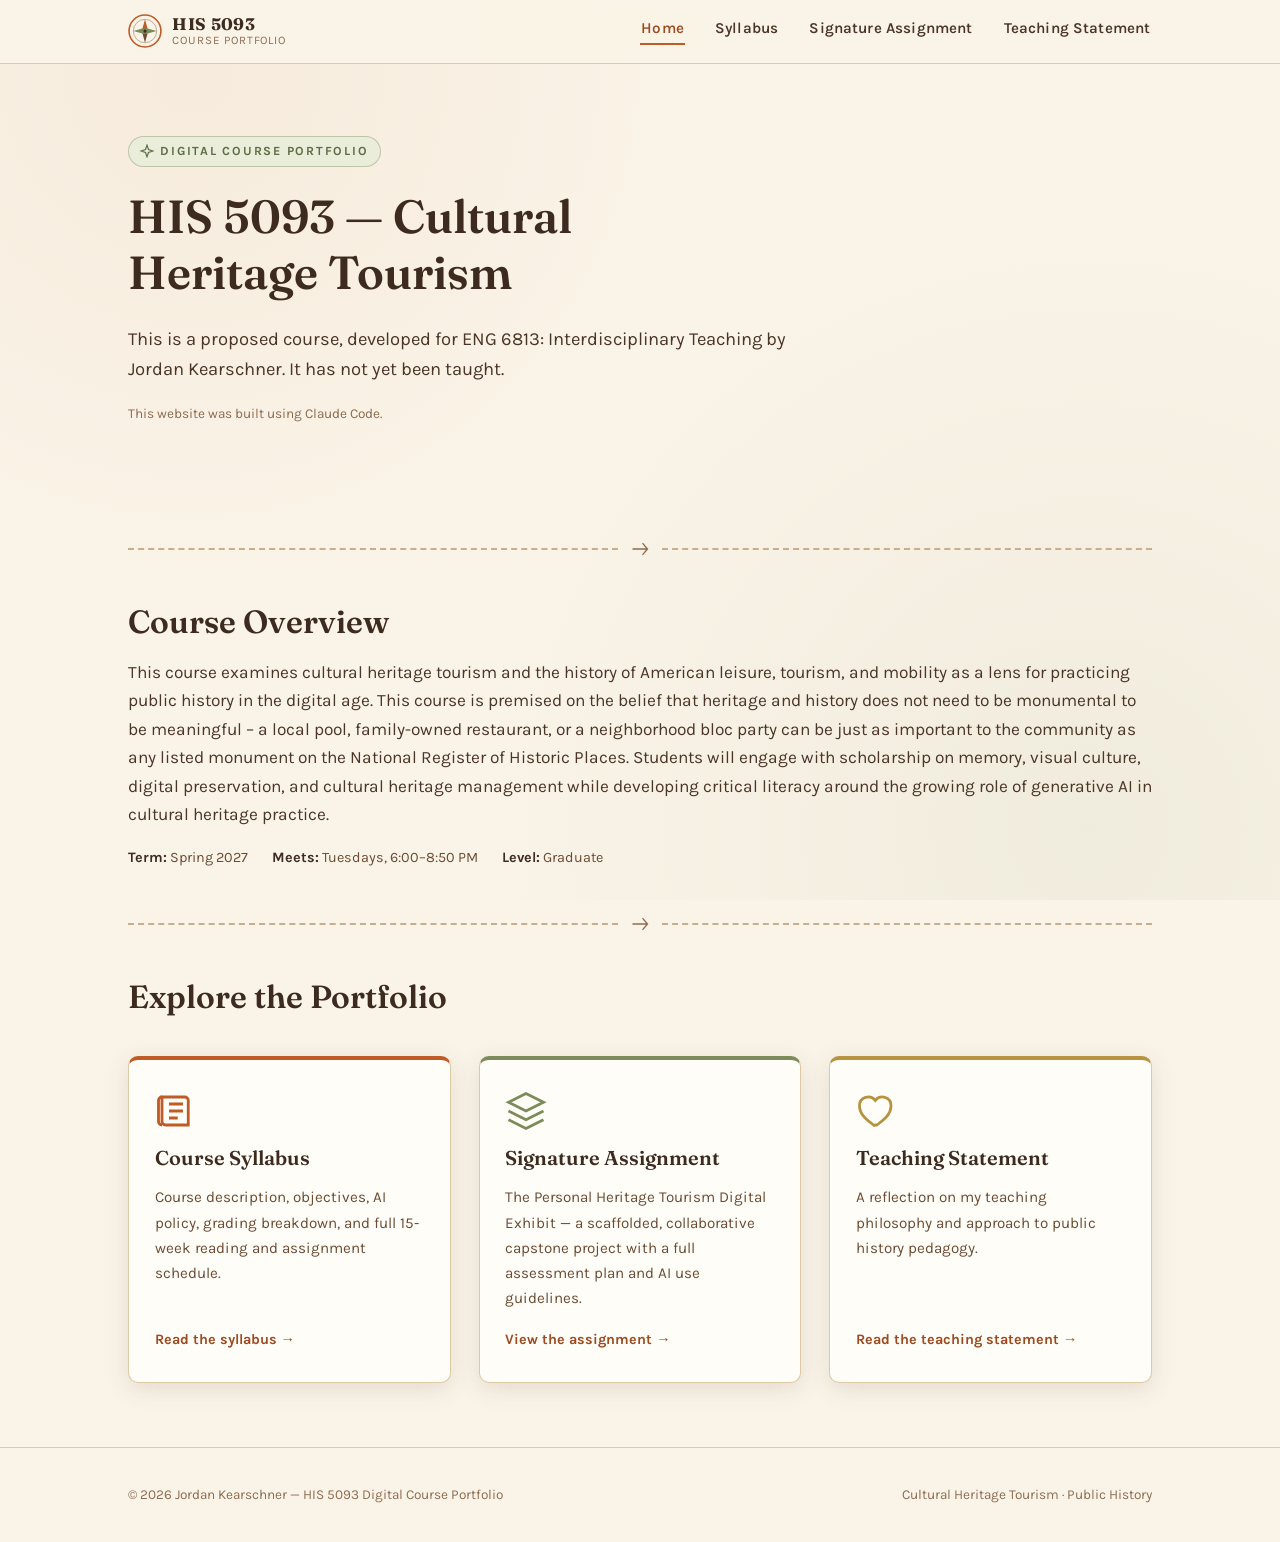
<file: index.html>
<!DOCTYPE html>
<html lang="en">
<head>
<meta charset="UTF-8">
<meta name="viewport" content="width=device-width, initial-scale=1.0">
<title>HIS 5093: Cultural Heritage Tourism — Digital Course Portfolio</title>
<meta name="description" content="A digital course portfolio for HIS 5093: Cultural Heritage Tourism, featuring the syllabus, signature assignment, and teaching statement.">
<link rel="icon" type="image/svg+xml" href="assets/favicon.svg">
<link rel="stylesheet" href="css/styles.css">
</head>
<body>

<header class="site-header">
  <div class="container">
    <a class="brand" href="index.html">
      <img src="assets/favicon.svg" alt="">
      <span class="brand-text">
        <span class="course-code">HIS 5093</span>
        <span class="course-tag">Course Portfolio</span>
      </span>
    </a>
    <button class="nav-toggle" aria-label="Toggle navigation" aria-expanded="false">&#9776; Menu</button>
    <nav class="main-nav" aria-label="Primary">
      <ul>
        <li><a href="index.html" aria-current="page">Home</a></li>
        <li><a href="syllabus.html">Syllabus</a></li>
        <li><a href="signature-assignment.html">Signature Assignment</a></li>
        <li><a href="teaching-statement.html">Teaching Statement</a></li>
      </ul>
    </nav>
  </div>
</header>

<main>
  <section class="hero">
    <div class="container">
      <span class="eyebrow">
        <svg viewBox="0 0 24 24" fill="none" width="14" height="14" stroke="currentColor" stroke-width="2"><path d="M12 2 L14.5 9.5 L22 12 L14.5 14.5 L12 22 L9.5 14.5 L2 12 L9.5 9.5 Z"/></svg>
        Digital Course Portfolio
      </span>
      <h1>HIS 5093 &mdash; Cultural Heritage Tourism</h1>
      <p class="lede">This is a proposed course, developed for ENG 6813: Interdisciplinary Teaching by Jordan Kearschner. It has not yet been taught.</p>
      <p class="site-note">This website was built using Claude Code.</p>
    </div>
  </section>

  <div class="container">
    <div class="route-divider">
      <div class="line"></div>
      <svg viewBox="0 0 24 24" fill="none" stroke="currentColor" stroke-width="1.6"><path d="M3 12h18M15 5l6 7-6 7"/></svg>
      <div class="line"></div>
    </div>

    <section aria-labelledby="course-overview-heading">
      <h2 id="course-overview-heading">Course Overview</h2>
      <p class="lead-text">
        This course examines cultural heritage tourism and the history of American leisure, tourism,
        and mobility as a lens for practicing public history in the digital age. This course is
        premised on the belief that heritage and history does not need to be monumental to be
        meaningful &ndash; a local pool, family-owned restaurant, or a neighborhood bloc party can be
        just as important to the community as any listed monument on the National Register of
        Historic Places. Students will engage with scholarship on memory, visual culture, digital
        preservation, and cultural heritage management while developing critical literacy around the
        growing role of generative AI in cultural heritage practice.
      </p>
      <div class="page-meta">
        <span><strong>Term:</strong> Spring 2027</span>
        <span><strong>Meets:</strong> Tuesdays, 6:00&ndash;8:50 PM</span>
        <span><strong>Level:</strong> Graduate</span>
      </div>
    </section>

    <div class="route-divider">
      <div class="line"></div>
      <svg viewBox="0 0 24 24" fill="none" stroke="currentColor" stroke-width="1.6"><path d="M3 12h18M15 5l6 7-6 7"/></svg>
      <div class="line"></div>
    </div>

    <section aria-labelledby="portfolio-heading">
      <h2 id="portfolio-heading">Explore the Portfolio</h2>

      <div class="portfolio-grid">

        <a class="doc-card" href="syllabus.html">
          <svg class="icon" viewBox="0 0 24 24" fill="none" stroke="currentColor" stroke-width="1.6"><path d="M4 4h13a2 2 0 0 1 2 2v14H6a2 2 0 0 1-2-2V4Z"/><path d="M4 4a2 2 0 0 0-2 2v12a2 2 0 0 0 2 2"/><path d="M8 8h8M8 12h8M8 16h5"/></svg>
          <h3>Course Syllabus</h3>
          <p>Course description, objectives, AI policy, grading breakdown, and full 15-week reading and assignment schedule.</p>
          <span class="card-cta">Read the syllabus &rarr;</span>
        </a>

        <a class="doc-card" href="signature-assignment.html">
          <svg class="icon" viewBox="0 0 24 24" fill="none" stroke="currentColor" stroke-width="1.6"><path d="M12 2 2 7l10 5 10-5-10-5Z"/><path d="M2 17l10 5 10-5M2 12l10 5 10-5"/></svg>
          <h3>Signature Assignment</h3>
          <p>The Personal Heritage Tourism Digital Exhibit &mdash; a scaffolded, collaborative capstone project with a full assessment plan and AI use guidelines.</p>
          <span class="card-cta">View the assignment &rarr;</span>
        </a>

        <a class="doc-card" href="teaching-statement.html">
          <svg class="icon" viewBox="0 0 24 24" fill="none" stroke="currentColor" stroke-width="1.6"><path d="M12 20c4-3 8-6 8-11a5 5 0 0 0-9-3 5 5 0 0 0-9 3c0 5 4 8 8 11 .3.2.7.2 1 0Z"/></svg>
          <h3>Teaching Statement</h3>
          <p>A reflection on my teaching philosophy and approach to public history pedagogy.</p>
          <span class="card-cta">Read the teaching statement &rarr;</span>
        </a>

      </div>
    </section>
  </div>
</main>

<footer class="site-footer">
  <div class="container">
    <span>&copy; 2026 Jordan Kearschner &mdash; HIS 5093 Digital Course Portfolio</span>
    <span>Cultural Heritage Tourism &middot; Public History</span>
  </div>
</footer>

<script src="js/main.js"></script>
</body>
</html>
</file>
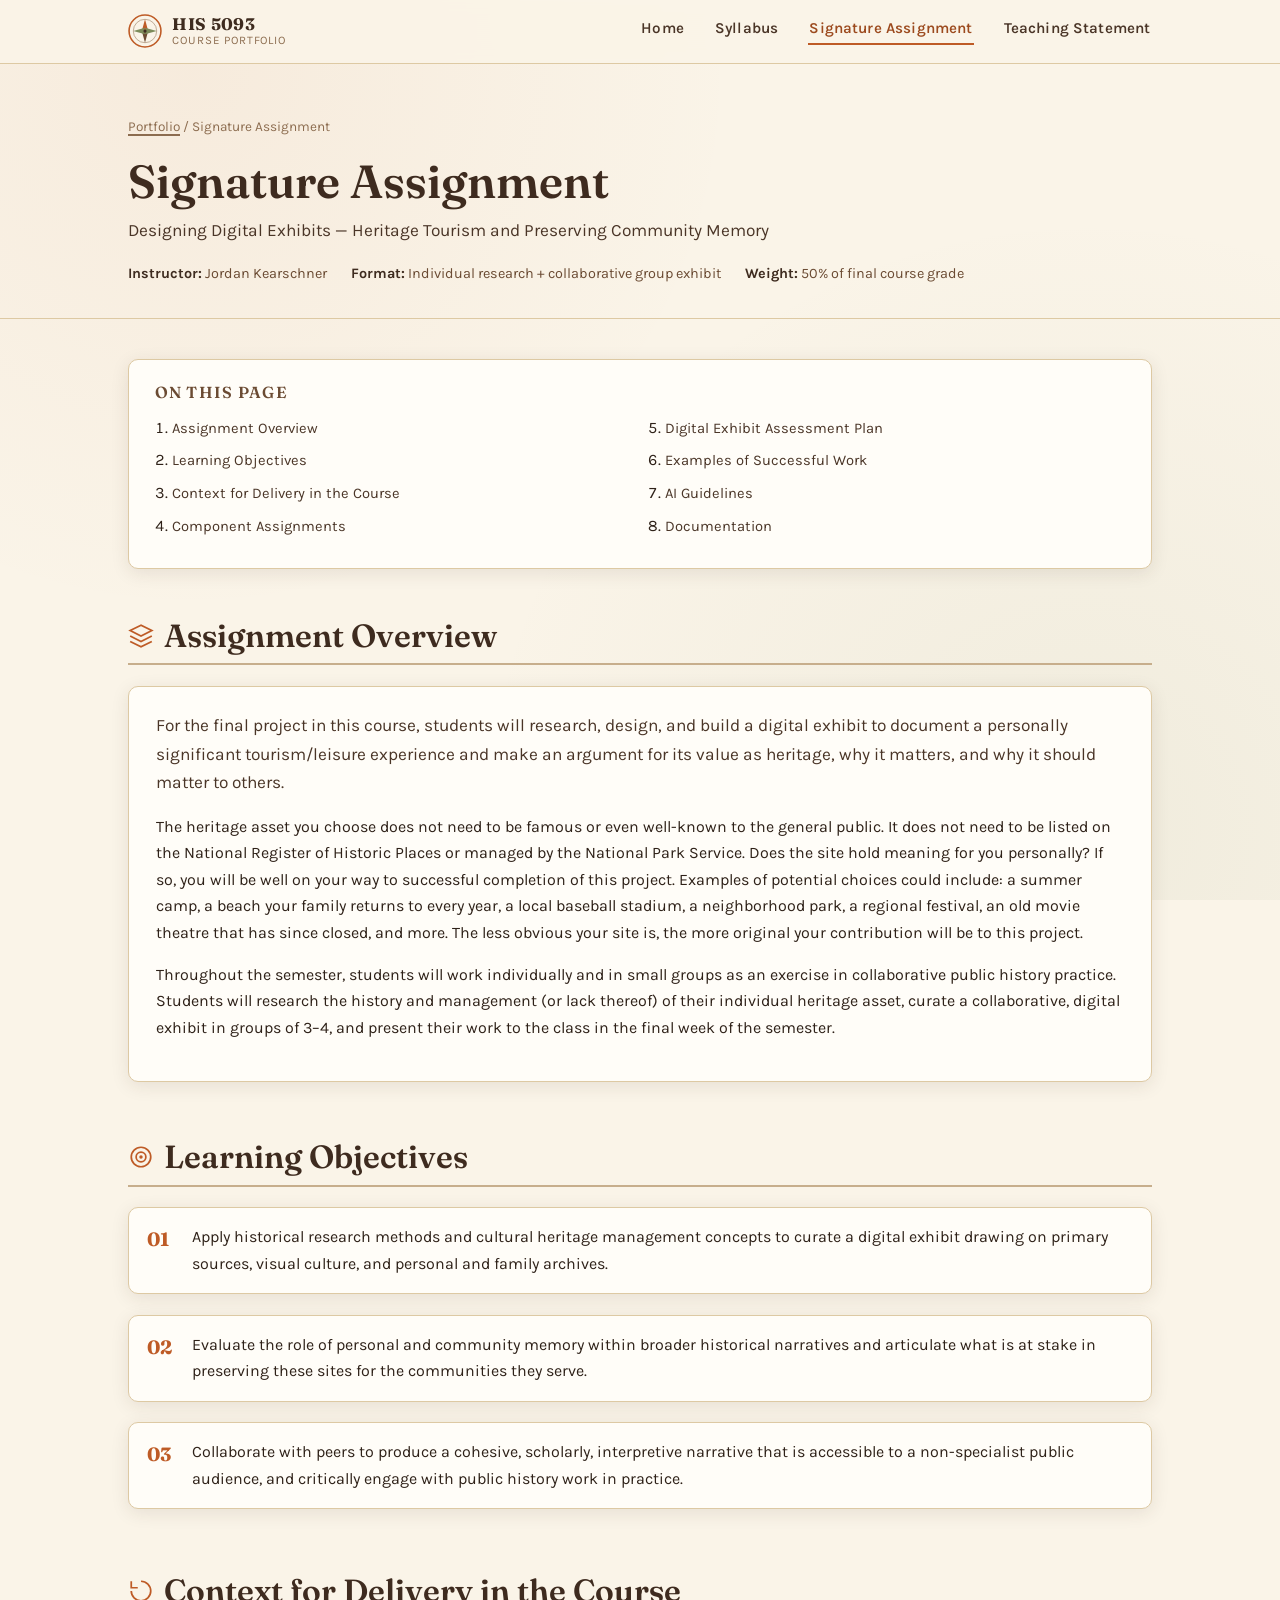
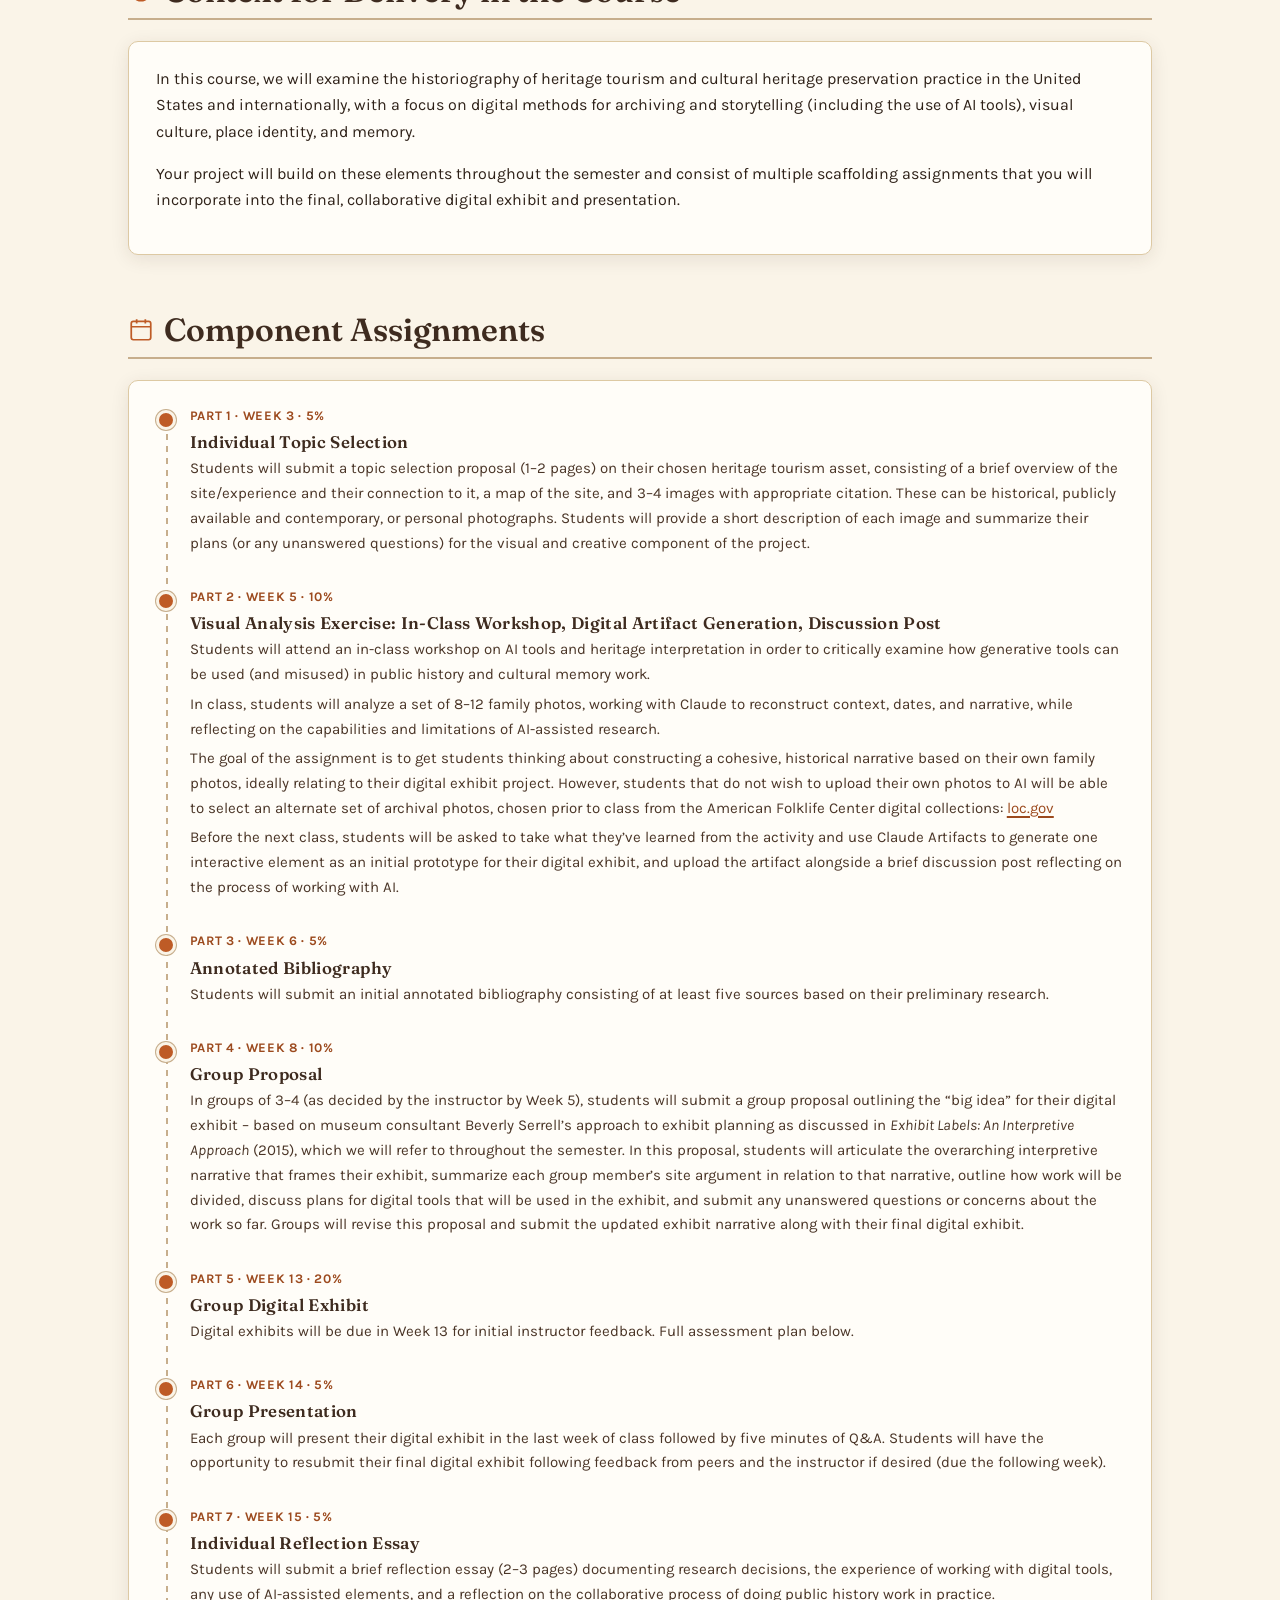
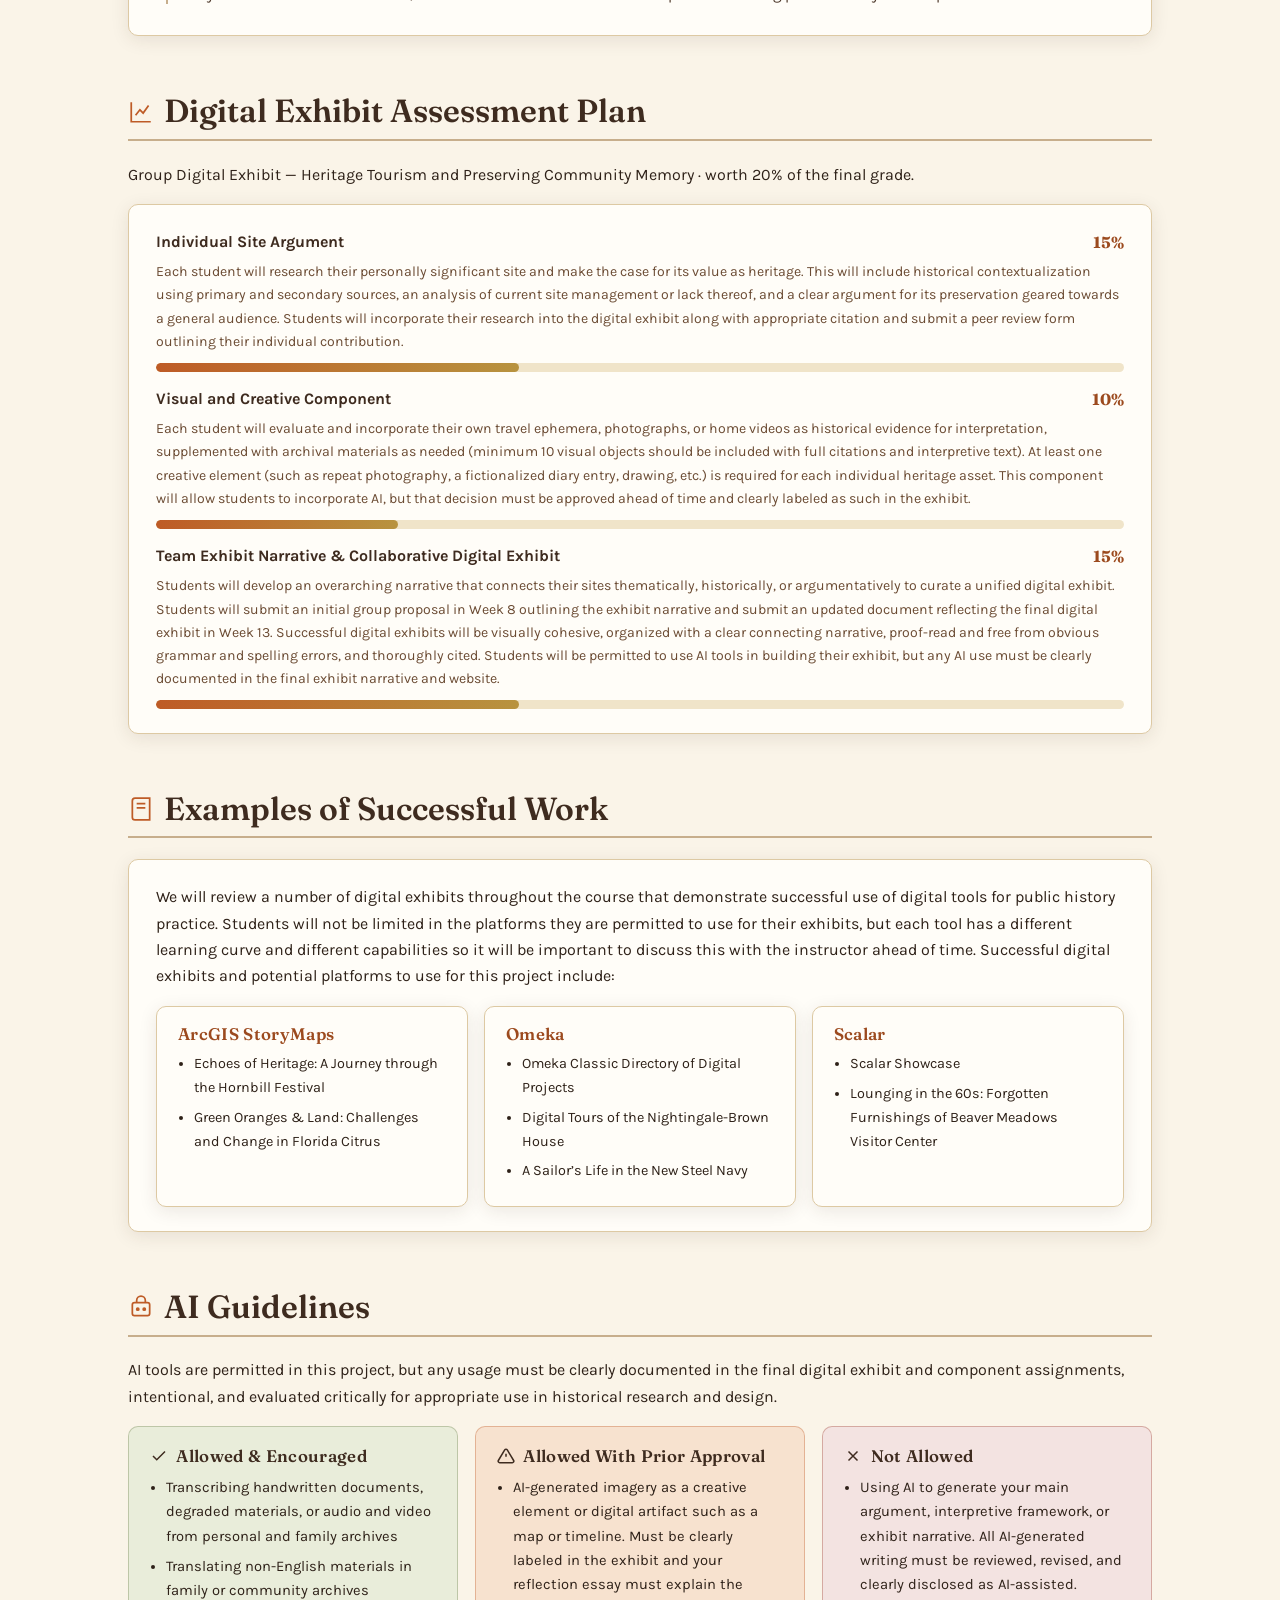
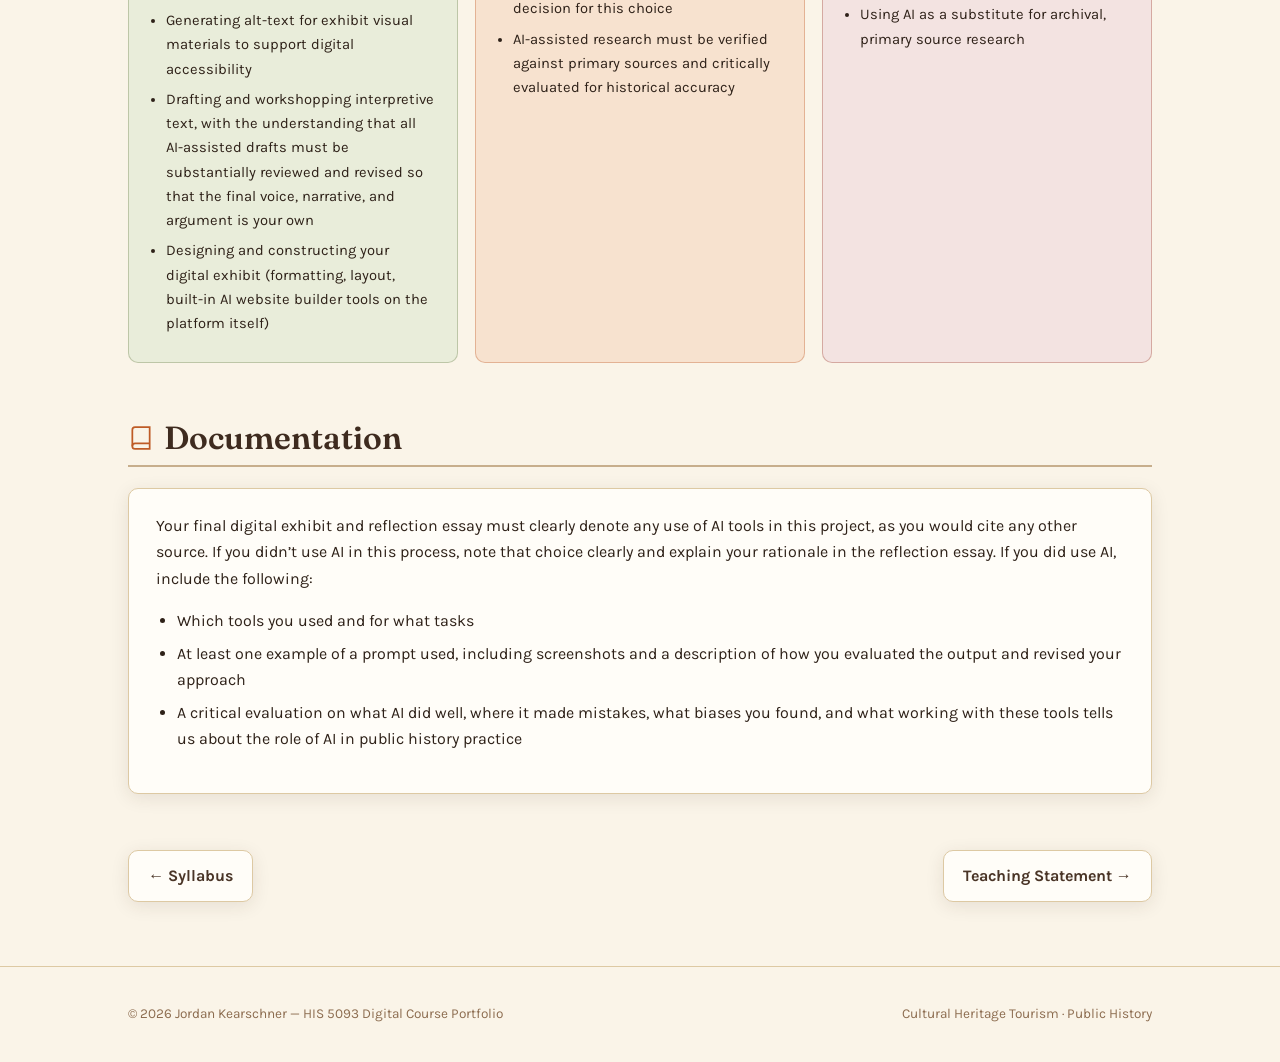
<file: signature-assignment.html>
<!DOCTYPE html>
<html lang="en">
<head>
<meta charset="UTF-8">
<meta name="viewport" content="width=device-width, initial-scale=1.0">
<title>Signature Assignment — HIS 5093: Cultural Heritage Tourism</title>
<meta name="description" content="Signature assignment for HIS 5093: the Personal Heritage Tourism Digital Exhibit, including component assignments, assessment plan, and AI guidelines.">
<link rel="icon" type="image/svg+xml" href="assets/favicon.svg">
<link rel="stylesheet" href="css/styles.css">
</head>
<body>

<header class="site-header">
  <div class="container">
    <a class="brand" href="index.html">
      <img src="assets/favicon.svg" alt="">
      <span class="brand-text">
        <span class="course-code">HIS 5093</span>
        <span class="course-tag">Course Portfolio</span>
      </span>
    </a>
    <button class="nav-toggle" aria-label="Toggle navigation" aria-expanded="false">&#9776; Menu</button>
    <nav class="main-nav" aria-label="Primary">
      <ul>
        <li><a href="index.html">Home</a></li>
        <li><a href="syllabus.html">Syllabus</a></li>
        <li><a href="signature-assignment.html" aria-current="page">Signature Assignment</a></li>
        <li><a href="teaching-statement.html">Teaching Statement</a></li>
      </ul>
    </nav>
  </div>
</header>

<main>
  <section class="page-hero">
    <div class="container">
      <p class="breadcrumb"><a href="index.html">Portfolio</a> / Signature Assignment</p>
      <h1>Signature Assignment</h1>
      <p class="lead-text">Designing Digital Exhibits &mdash; Heritage Tourism and Preserving Community Memory</p>
      <div class="page-meta">
        <span><strong>Instructor:</strong> Jordan Kearschner</span>
        <span><strong>Format:</strong> Individual research + collaborative group exhibit</span>
        <span><strong>Weight:</strong> 50% of final course grade</span>
      </div>
    </div>
  </section>

  <div class="container">

    <nav class="toc" aria-label="Table of contents">
      <h2>On this page</h2>
      <ol>
        <li><a href="#overview">Assignment Overview</a></li>
        <li><a href="#objectives">Learning Objectives</a></li>
        <li><a href="#context">Context for Delivery in the Course</a></li>
        <li><a href="#components">Component Assignments</a></li>
        <li><a href="#assessment-plan">Digital Exhibit Assessment Plan</a></li>
        <li><a href="#examples">Examples of Successful Work</a></li>
        <li><a href="#ai-guidelines">AI Guidelines</a></li>
        <li><a href="#documentation">Documentation</a></li>
      </ol>
    </nav>

    <section id="overview" class="content-section">
      <h2>
        <svg class="section-icon" viewBox="0 0 24 24" fill="none" stroke="currentColor" stroke-width="1.6"><path d="M12 2 2 7l10 5 10-5-10-5Z"/><path d="M2 17l10 5 10-5M2 12l10 5 10-5"/></svg>
        Assignment Overview
      </h2>
      <div class="panel">
        <p class="lead-text">For the final project in this course, students will research, design, and build a digital exhibit to document a personally significant tourism/leisure experience and make an argument for its value as heritage, why it matters, and why it should matter to others.</p>
        <p>The heritage asset you choose does not need to be famous or even well-known to the general public. It does not need to be listed on the National Register of Historic Places or managed by the National Park Service. Does the site hold meaning for you personally? If so, you will be well on your way to successful completion of this project. Examples of potential choices could include: a summer camp, a beach your family returns to every year, a local baseball stadium, a neighborhood park, a regional festival, an old movie theatre that has since closed, and more. The less obvious your site is, the more original your contribution will be to this project.</p>
        <p>Throughout the semester, students will work individually and in small groups as an exercise in collaborative public history practice. Students will research the history and management (or lack thereof) of their individual heritage asset, curate a collaborative, digital exhibit in groups of 3&ndash;4, and present their work to the class in the final week of the semester.</p>
      </div>
    </section>

    <section id="objectives" class="content-section">
      <h2>
        <svg class="section-icon" viewBox="0 0 24 24" fill="none" stroke="currentColor" stroke-width="1.6"><circle cx="12" cy="12" r="9"/><circle cx="12" cy="12" r="4.5"/><circle cx="12" cy="12" r="0.8" fill="currentColor"/></svg>
        Learning Objectives
      </h2>
      <ol class="objective-list">
        <li><span class="num">01</span><span>Apply historical research methods and cultural heritage management concepts to curate a digital exhibit drawing on primary sources, visual culture, and personal and family archives.</span></li>
        <li><span class="num">02</span><span>Evaluate the role of personal and community memory within broader historical narratives and articulate what is at stake in preserving these sites for the communities they serve.</span></li>
        <li><span class="num">03</span><span>Collaborate with peers to produce a cohesive, scholarly, interpretive narrative that is accessible to a non-specialist public audience, and critically engage with public history work in practice.</span></li>
      </ol>
    </section>

    <section id="context" class="content-section">
      <h2>
        <svg class="section-icon" viewBox="0 0 24 24" fill="none" stroke="currentColor" stroke-width="1.6"><path d="M3 12a9 9 0 1 0 9-9"/><path d="M3 3v6h6"/></svg>
        Context for Delivery in the Course
      </h2>
      <div class="panel">
        <p>In this course, we will examine the historiography of heritage tourism and cultural heritage preservation practice in the United States and internationally, with a focus on digital methods for archiving and storytelling (including the use of AI tools), visual culture, place identity, and memory.</p>
        <p>Your project will build on these elements throughout the semester and consist of multiple scaffolding assignments that you will incorporate into the final, collaborative digital exhibit and presentation.</p>
      </div>
    </section>

    <section id="components" class="content-section">
      <h2>
        <svg class="section-icon" viewBox="0 0 24 24" fill="none" stroke="currentColor" stroke-width="1.6"><rect x="3" y="4" width="18" height="17" rx="2"/><path d="M3 9h18M8 2v4M16 2v4"/></svg>
        Component Assignments
      </h2>
      <div class="panel">
        <div class="timeline">

          <div class="timeline-item">
            <div class="meta">Part 1 &middot; Week 3 &middot; 5%</div>
            <h4>Individual Topic Selection</h4>
            <p>Students will submit a topic selection proposal (1&ndash;2 pages) on their chosen heritage tourism asset, consisting of a brief overview of the site/experience and their connection to it, a map of the site, and 3&ndash;4 images with appropriate citation. These can be historical, publicly available and contemporary, or personal photographs. Students will provide a short description of each image and summarize their plans (or any unanswered questions) for the visual and creative component of the project.</p>
          </div>

          <div class="timeline-item">
            <div class="meta">Part 2 &middot; Week 5 &middot; 10%</div>
            <h4>Visual Analysis Exercise: In-Class Workshop, Digital Artifact Generation, Discussion Post</h4>
            <p>Students will attend an in-class workshop on AI tools and heritage interpretation in order to critically examine how generative tools can be used (and misused) in public history and cultural memory work.</p>
            <p>In class, students will analyze a set of 8&ndash;12 family photos, working with Claude to reconstruct context, dates, and narrative, while reflecting on the capabilities and limitations of AI-assisted research.</p>
            <p>The goal of the assignment is to get students thinking about constructing a cohesive, historical narrative based on their own family photos, ideally relating to their digital exhibit project. However, students that do not wish to upload their own photos to AI will be able to select an alternate set of archival photos, chosen prior to class from the American Folklife Center digital collections: <a href="https://www.loc.gov/collections/?fa=original-format:photo,+print,+drawing|partof:american+folklife+center" target="_blank" rel="noopener">loc.gov</a></p>
            <p>Before the next class, students will be asked to take what they&rsquo;ve learned from the activity and use Claude Artifacts to generate one interactive element as an initial prototype for their digital exhibit, and upload the artifact alongside a brief discussion post reflecting on the process of working with AI.</p>
          </div>

          <div class="timeline-item">
            <div class="meta">Part 3 &middot; Week 6 &middot; 5%</div>
            <h4>Annotated Bibliography</h4>
            <p>Students will submit an initial annotated bibliography consisting of at least five sources based on their preliminary research.</p>
          </div>

          <div class="timeline-item">
            <div class="meta">Part 4 &middot; Week 8 &middot; 10%</div>
            <h4>Group Proposal</h4>
            <p>In groups of 3&ndash;4 (as decided by the instructor by Week 5), students will submit a group proposal outlining the &ldquo;big idea&rdquo; for their digital exhibit &ndash; based on museum consultant Beverly Serrell&rsquo;s approach to exhibit planning as discussed in <em>Exhibit Labels: An Interpretive Approach</em> (2015), which we will refer to throughout the semester. In this proposal, students will articulate the overarching interpretive narrative that frames their exhibit, summarize each group member&rsquo;s site argument in relation to that narrative, outline how work will be divided, discuss plans for digital tools that will be used in the exhibit, and submit any unanswered questions or concerns about the work so far. Groups will revise this proposal and submit the updated exhibit narrative along with their final digital exhibit.</p>
          </div>

          <div class="timeline-item">
            <div class="meta">Part 5 &middot; Week 13 &middot; 20%</div>
            <h4>Group Digital Exhibit</h4>
            <p>Digital exhibits will be due in Week 13 for initial instructor feedback. Full assessment plan below.</p>
          </div>

          <div class="timeline-item">
            <div class="meta">Part 6 &middot; Week 14 &middot; 5%</div>
            <h4>Group Presentation</h4>
            <p>Each group will present their digital exhibit in the last week of class followed by five minutes of Q&amp;A. Students will have the opportunity to resubmit their final digital exhibit following feedback from peers and the instructor if desired (due the following week).</p>
          </div>

          <div class="timeline-item">
            <div class="meta">Part 7 &middot; Week 15 &middot; 5%</div>
            <h4>Individual Reflection Essay</h4>
            <p>Students will submit a brief reflection essay (2&ndash;3 pages) documenting research decisions, the experience of working with digital tools, any use of AI-assisted elements, and a reflection on the collaborative process of doing public history work in practice.</p>
          </div>

        </div>
      </div>
    </section>

    <section id="assessment-plan" class="content-section">
      <h2>
        <svg class="section-icon" viewBox="0 0 24 24" fill="none" stroke="currentColor" stroke-width="1.6"><path d="M3 3v18h18"/><path d="M7 15l4-5 3 3 5-7"/></svg>
        Digital Exhibit Assessment Plan
      </h2>
      <p>Group Digital Exhibit &mdash; Heritage Tourism and Preserving Community Memory &middot; worth 20% of the final grade.</p>
      <div class="panel">
        <div class="grade-breakdown">
          <div class="grade-item">
            <span class="label">Individual Site Argument</span><span class="pct">15%</span>
            <p class="sub">Each student will research their personally significant site and make the case for its value as heritage. This will include historical contextualization using primary and secondary sources, an analysis of current site management or lack thereof, and a clear argument for its preservation geared towards a general audience. Students will incorporate their research into the digital exhibit along with appropriate citation and submit a peer review form outlining their individual contribution.</p>
            <div class="bar-track"><div class="bar-fill" style="width:37.5%"></div></div>
          </div>
          <div class="grade-item">
            <span class="label">Visual and Creative Component</span><span class="pct">10%</span>
            <p class="sub">Each student will evaluate and incorporate their own travel ephemera, photographs, or home videos as historical evidence for interpretation, supplemented with archival materials as needed (minimum 10 visual objects should be included with full citations and interpretive text). At least one creative element (such as repeat photography, a fictionalized diary entry, drawing, etc.) is required for each individual heritage asset. This component will allow students to incorporate AI, but that decision must be approved ahead of time and clearly labeled as such in the exhibit.</p>
            <div class="bar-track"><div class="bar-fill" style="width:25%"></div></div>
          </div>
          <div class="grade-item">
            <span class="label">Team Exhibit Narrative &amp; Collaborative Digital Exhibit</span><span class="pct">15%</span>
            <p class="sub">Students will develop an overarching narrative that connects their sites thematically, historically, or argumentatively to curate a unified digital exhibit. Students will submit an initial group proposal in Week 8 outlining the exhibit narrative and submit an updated document reflecting the final digital exhibit in Week 13. Successful digital exhibits will be visually cohesive, organized with a clear connecting narrative, proof-read and free from obvious grammar and spelling errors, and thoroughly cited. Students will be permitted to use AI tools in building their exhibit, but any AI use must be clearly documented in the final exhibit narrative and website.</p>
            <div class="bar-track"><div class="bar-fill" style="width:37.5%"></div></div>
          </div>
        </div>
      </div>
    </section>

    <section id="examples" class="content-section">
      <h2>
        <svg class="section-icon" viewBox="0 0 24 24" fill="none" stroke="currentColor" stroke-width="1.6"><path d="M4 4.5A2.5 2.5 0 0 1 6.5 2H20v20H6.5A2.5 2.5 0 0 1 4 19.5v-15Z"/><path d="M8 7h8M8 11h8"/></svg>
        Examples of Successful Work
      </h2>
      <div class="panel">
        <p>We will review a number of digital exhibits throughout the course that demonstrate successful use of digital tools for public history practice. Students will not be limited in the platforms they are permitted to use for their exhibits, but each tool has a different learning curve and different capabilities so it will be important to discuss this with the instructor ahead of time. Successful digital exhibits and potential platforms to use for this project include:</p>
        <div class="platform-grid">
          <div class="platform-card">
            <h4>ArcGIS StoryMaps</h4>
            <ul>
              <li>Echoes of Heritage: A Journey through the Hornbill Festival</li>
              <li>Green Oranges &amp; Land: Challenges and Change in Florida Citrus</li>
            </ul>
          </div>
          <div class="platform-card">
            <h4>Omeka</h4>
            <ul>
              <li>Omeka Classic Directory of Digital Projects</li>
              <li>Digital Tours of the Nightingale-Brown House</li>
              <li>A Sailor&rsquo;s Life in the New Steel Navy</li>
            </ul>
          </div>
          <div class="platform-card">
            <h4>Scalar</h4>
            <ul>
              <li>Scalar Showcase</li>
              <li>Lounging in the 60s: Forgotten Furnishings of Beaver Meadows Visitor Center</li>
            </ul>
          </div>
        </div>
      </div>
    </section>

    <section id="ai-guidelines" class="content-section">
      <h2>
        <svg class="section-icon" viewBox="0 0 24 24" fill="none" stroke="currentColor" stroke-width="1.6"><rect x="4" y="8" width="16" height="12" rx="2"/><path d="M8 8V6a4 4 0 0 1 8 0v2"/><circle cx="9" cy="14" r="1" fill="currentColor"/><circle cx="15" cy="14" r="1" fill="currentColor"/></svg>
        AI Guidelines
      </h2>
      <p>AI tools are permitted in this project, but any usage must be clearly documented in the final digital exhibit and component assignments, intentional, and evaluated critically for appropriate use in historical research and design.</p>
      <div class="ai-columns">
        <div class="ai-col allowed">
          <h4>
            <svg width="18" height="18" viewBox="0 0 24 24" fill="none" stroke="currentColor" stroke-width="2"><path d="M20 6 9 17l-5-5"/></svg>
            Allowed &amp; Encouraged
          </h4>
          <ul>
            <li>Transcribing handwritten documents, degraded materials, or audio and video from personal and family archives</li>
            <li>Translating non-English materials in family or community archives</li>
            <li>Generating alt-text for exhibit visual materials to support digital accessibility</li>
            <li>Drafting and workshopping interpretive text, with the understanding that all AI-assisted drafts must be substantially reviewed and revised so that the final voice, narrative, and argument is your own</li>
            <li>Designing and constructing your digital exhibit (formatting, layout, built-in AI website builder tools on the platform itself)</li>
          </ul>
        </div>
        <div class="ai-col approval">
          <h4>
            <svg width="18" height="18" viewBox="0 0 24 24" fill="none" stroke="currentColor" stroke-width="2"><path d="M12 9v4M12 17h.01M10.29 3.86 1.82 18a2 2 0 0 0 1.71 3h16.94a2 2 0 0 0 1.71-3L13.71 3.86a2 2 0 0 0-3.42 0Z"/></svg>
            Allowed With Prior Approval
          </h4>
          <ul>
            <li>AI-generated imagery as a creative element or digital artifact such as a map or timeline. Must be clearly labeled in the exhibit and your reflection essay must explain the decision for this choice</li>
            <li>AI-assisted research must be verified against primary sources and critically evaluated for historical accuracy</li>
          </ul>
        </div>
        <div class="ai-col not-allowed">
          <h4>
            <svg width="18" height="18" viewBox="0 0 24 24" fill="none" stroke="currentColor" stroke-width="2"><path d="M18 6 6 18M6 6l12 12"/></svg>
            Not Allowed
          </h4>
          <ul>
            <li>Using AI to generate your main argument, interpretive framework, or exhibit narrative. All AI-generated writing must be reviewed, revised, and clearly disclosed as AI-assisted.</li>
            <li>Using AI as a substitute for archival, primary source research</li>
          </ul>
        </div>
      </div>
    </section>

    <section id="documentation" class="content-section">
      <h2>
        <svg class="section-icon" viewBox="0 0 24 24" fill="none" stroke="currentColor" stroke-width="1.6"><path d="M4 19.5A2.5 2.5 0 0 1 6.5 17H20"/><path d="M6.5 2H20v20H6.5A2.5 2.5 0 0 1 4 19.5v-15A2.5 2.5 0 0 1 6.5 2Z"/></svg>
        Documentation
      </h2>
      <div class="panel">
        <p>Your final digital exhibit and reflection essay must clearly denote any use of AI tools in this project, as you would cite any other source. If you didn&rsquo;t use AI in this process, note that choice clearly and explain your rationale in the reflection essay. If you did use AI, include the following:</p>
        <ul>
          <li>Which tools you used and for what tasks</li>
          <li>At least one example of a prompt used, including screenshots and a description of how you evaluated the output and revised your approach</li>
          <li>A critical evaluation on what AI did well, where it made mistakes, what biases you found, and what working with these tools tells us about the role of AI in public history practice</li>
        </ul>
      </div>
    </section>

    <div class="page-nav-links">
      <a href="syllabus.html">&larr; Syllabus</a>
      <a href="teaching-statement.html">Teaching Statement &rarr;</a>
    </div>

  </div>
</main>

<footer class="site-footer">
  <div class="container">
    <span>&copy; 2026 Jordan Kearschner &mdash; HIS 5093 Digital Course Portfolio</span>
    <span>Cultural Heritage Tourism &middot; Public History</span>
  </div>
</footer>

<script src="js/main.js"></script>
</body>
</html>
</file>
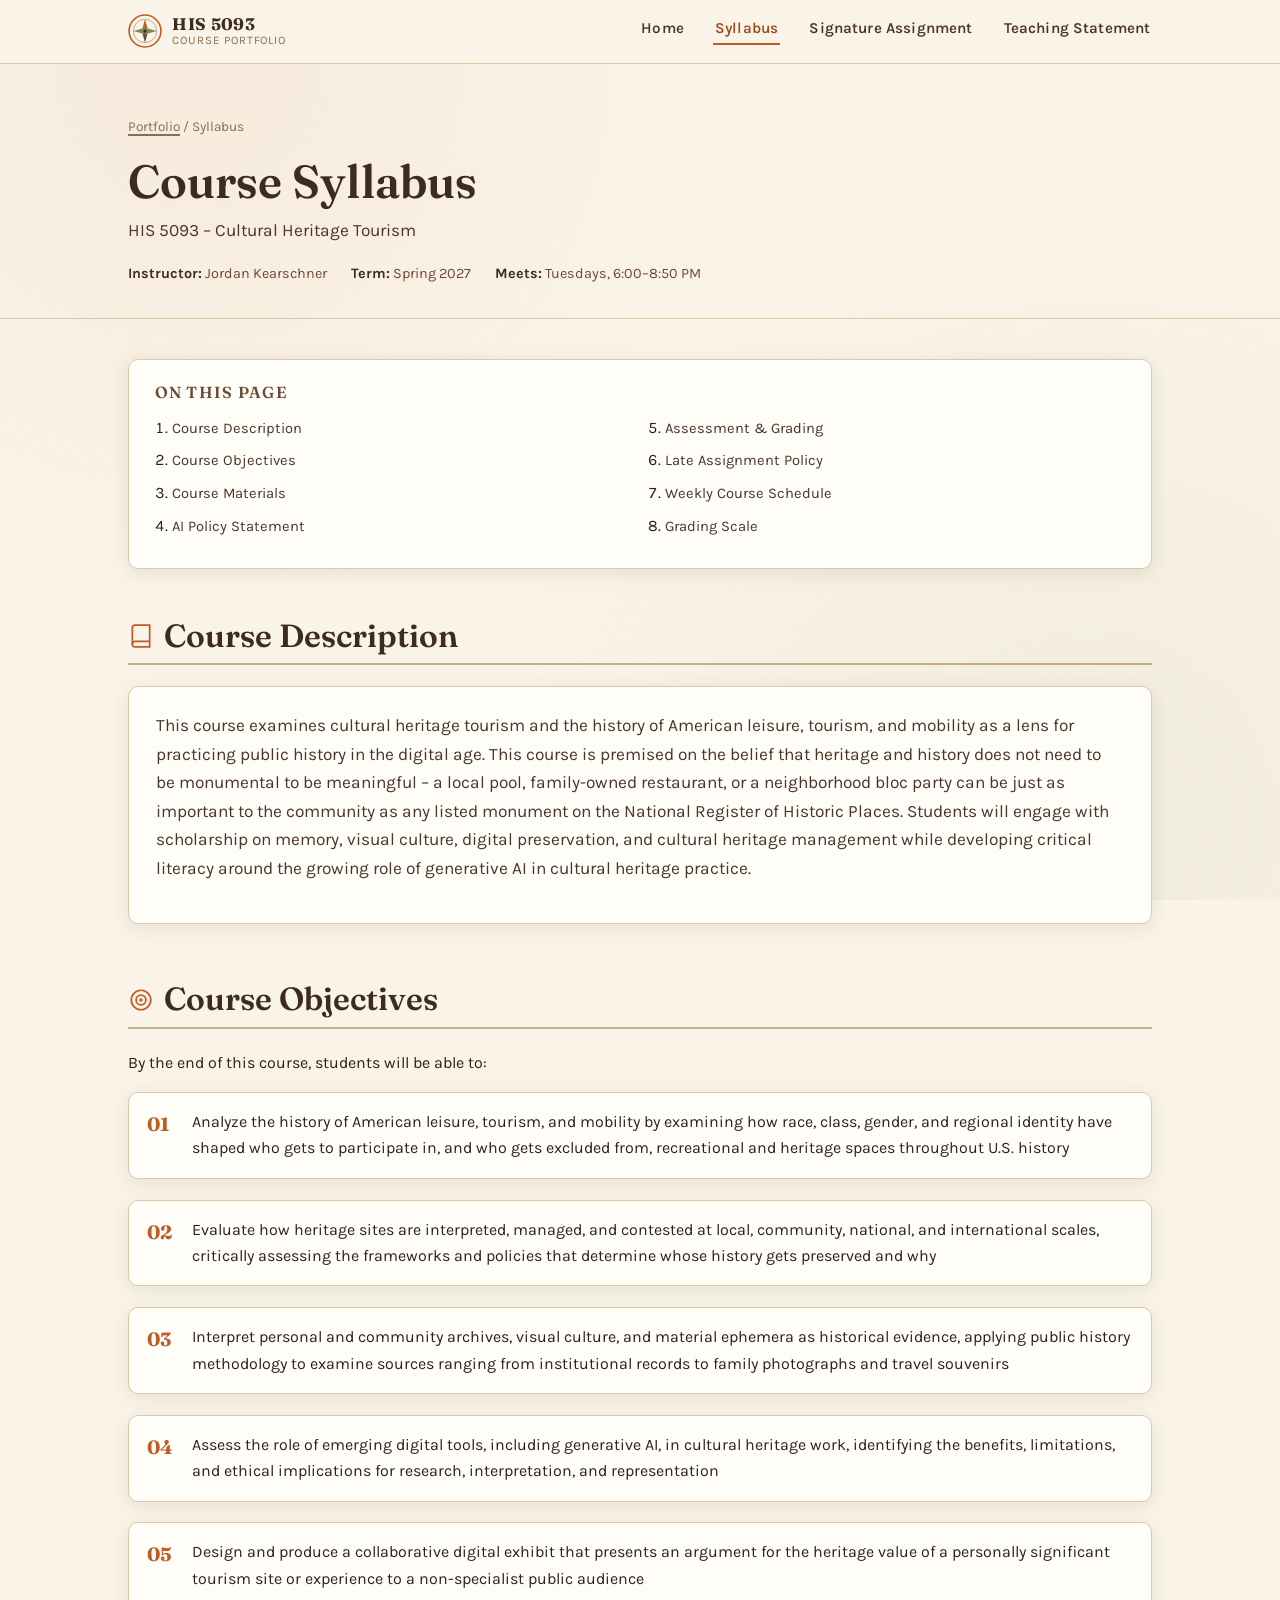
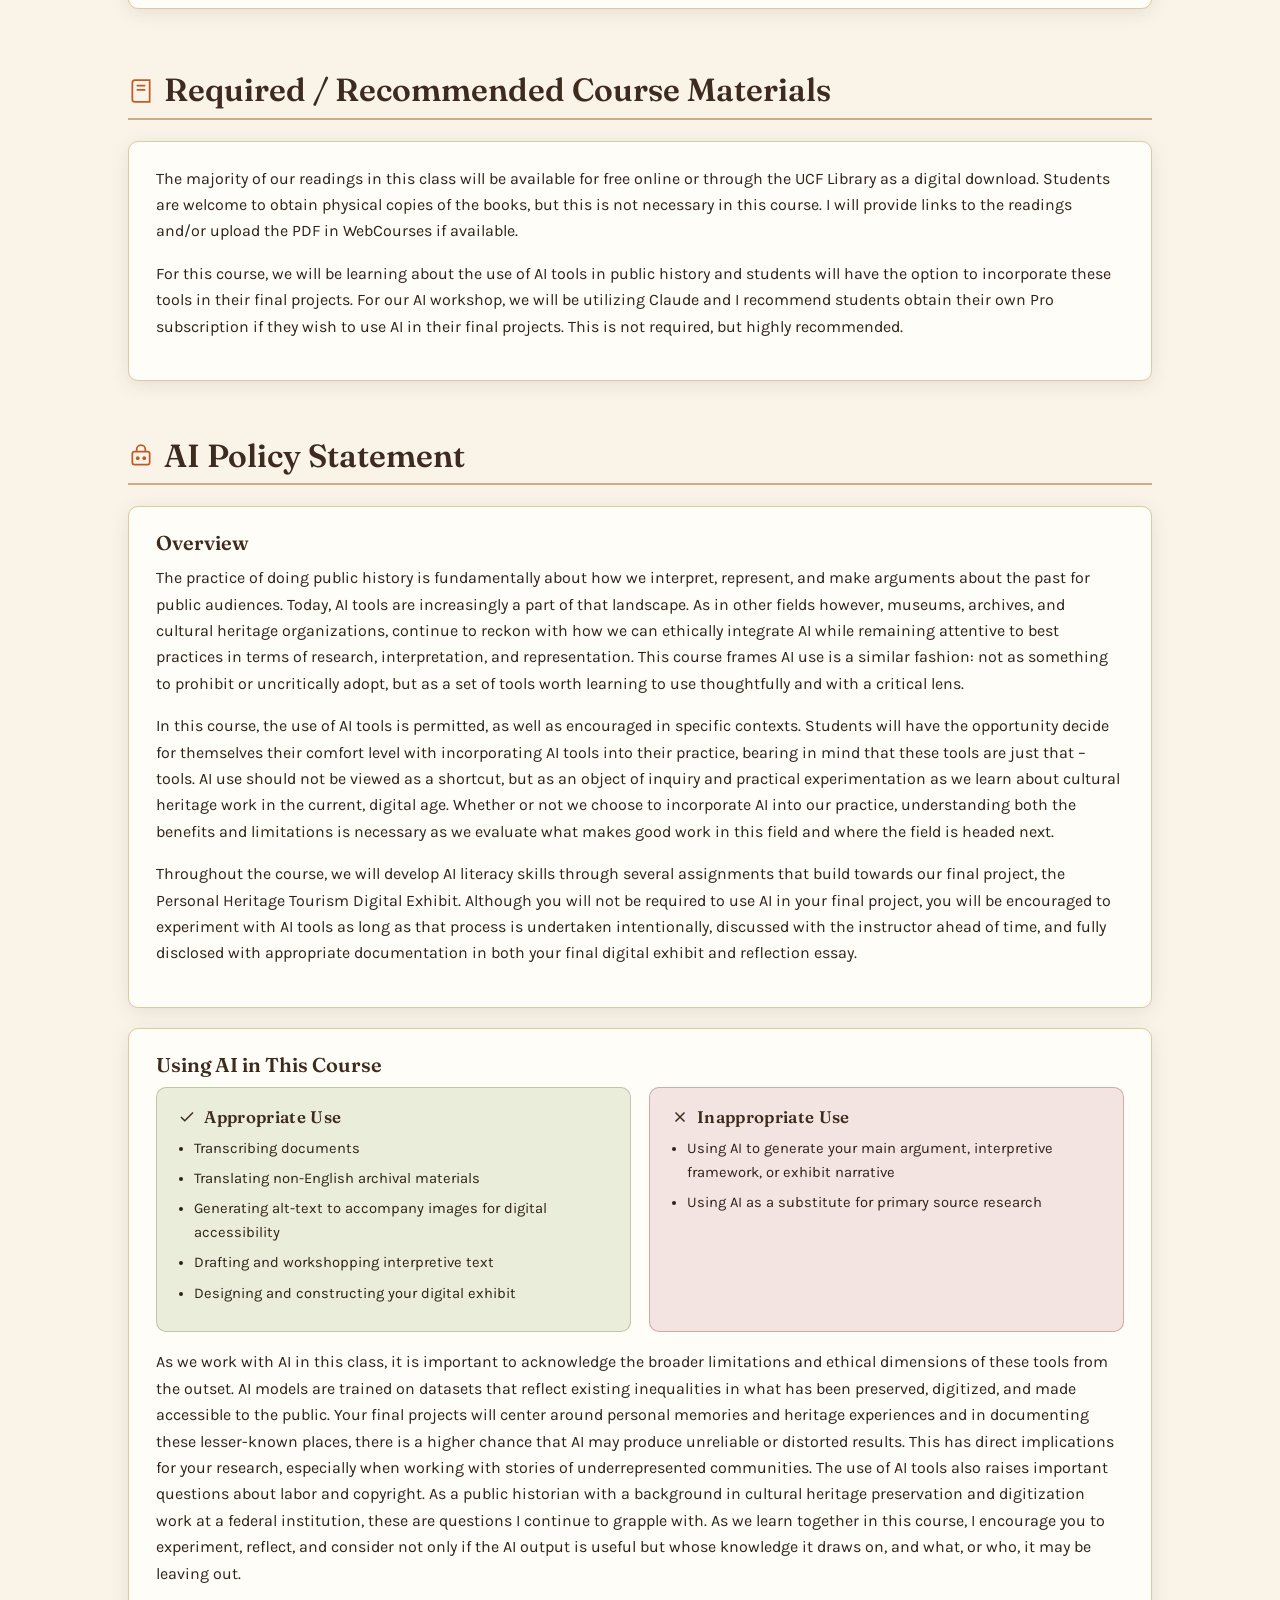
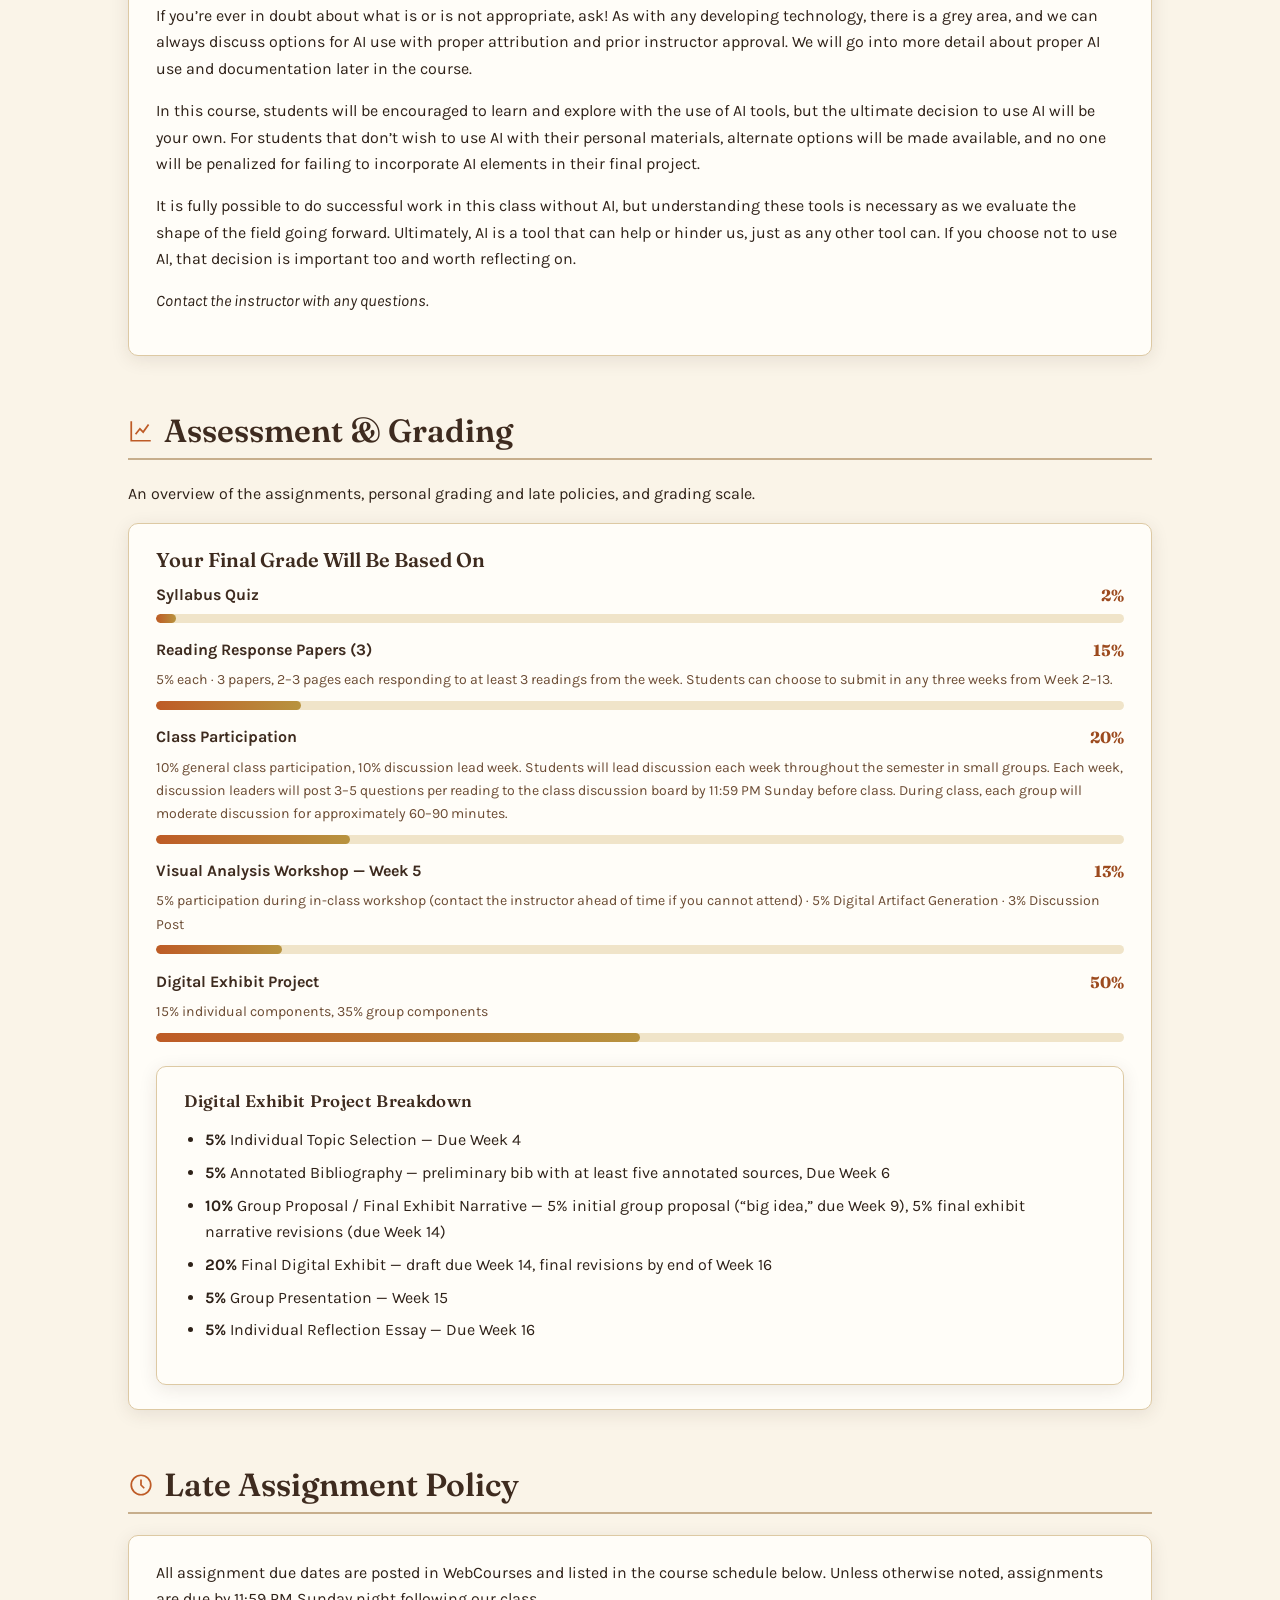
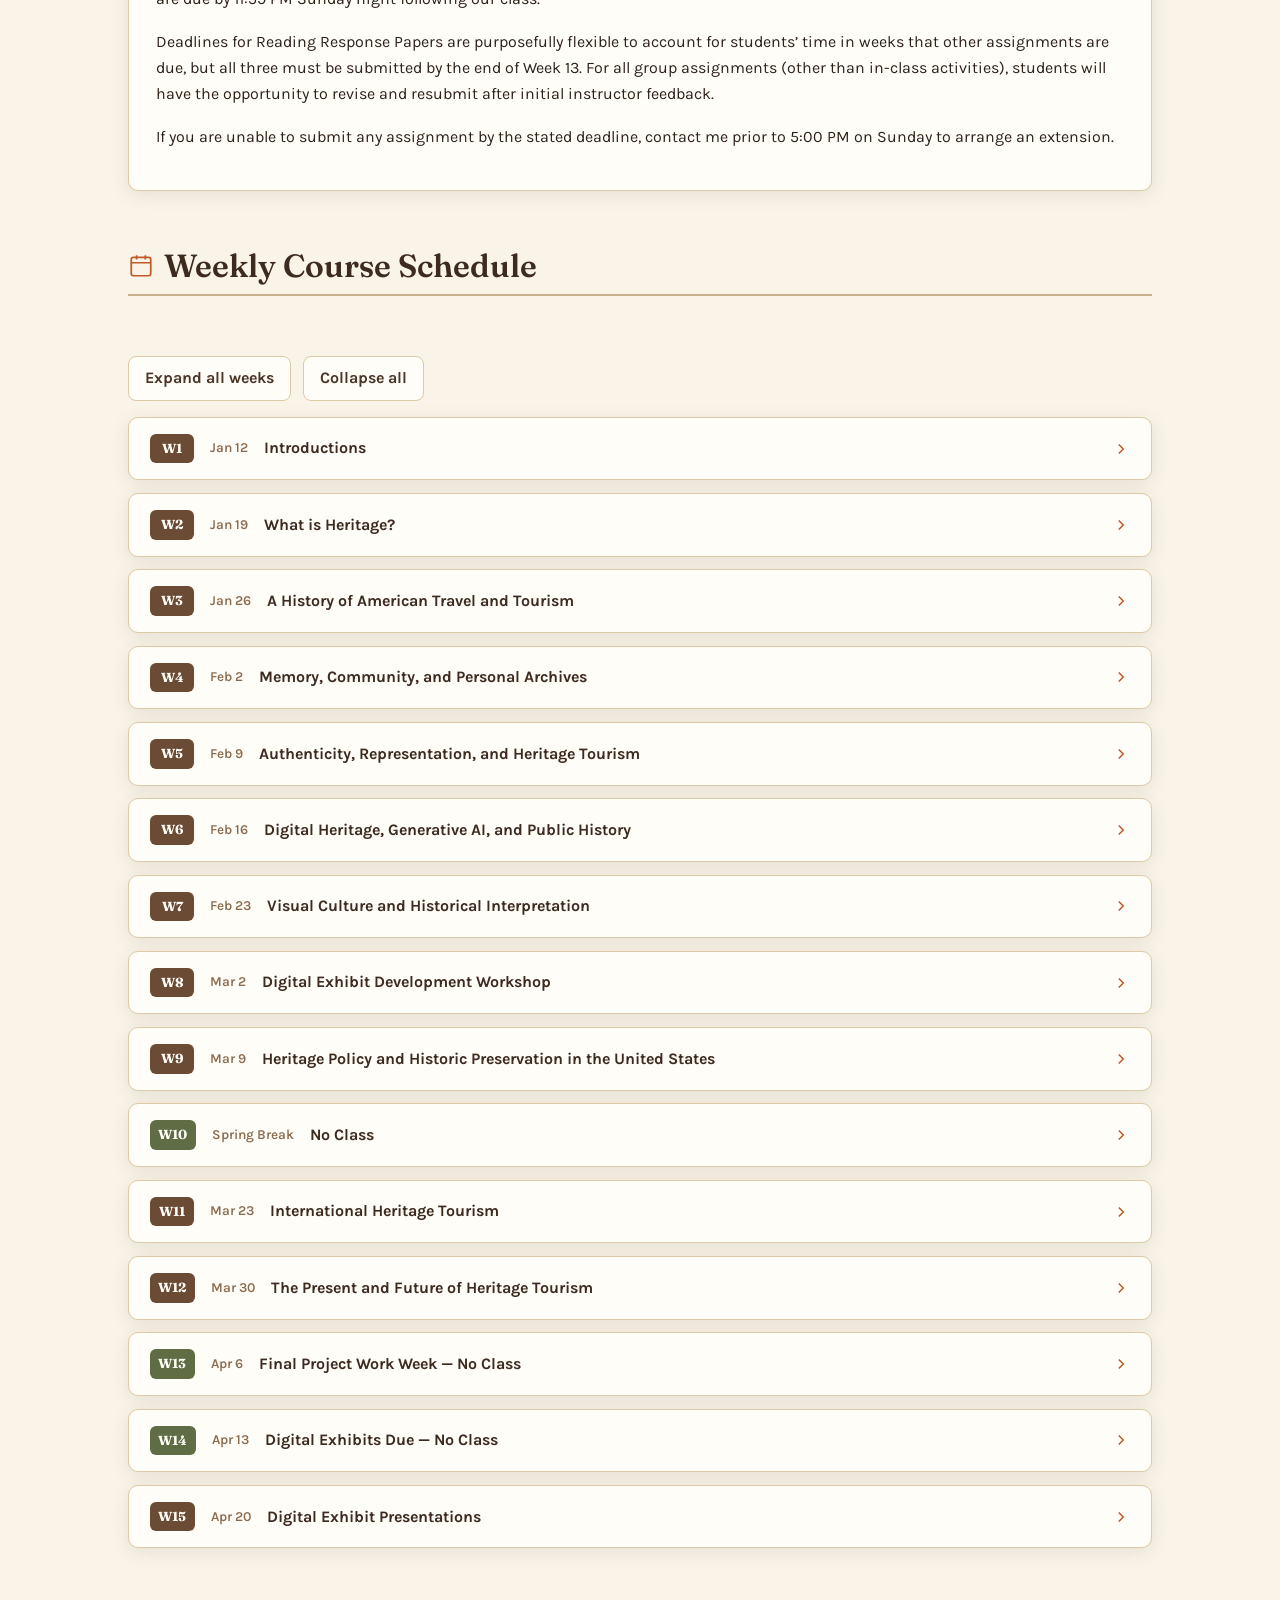
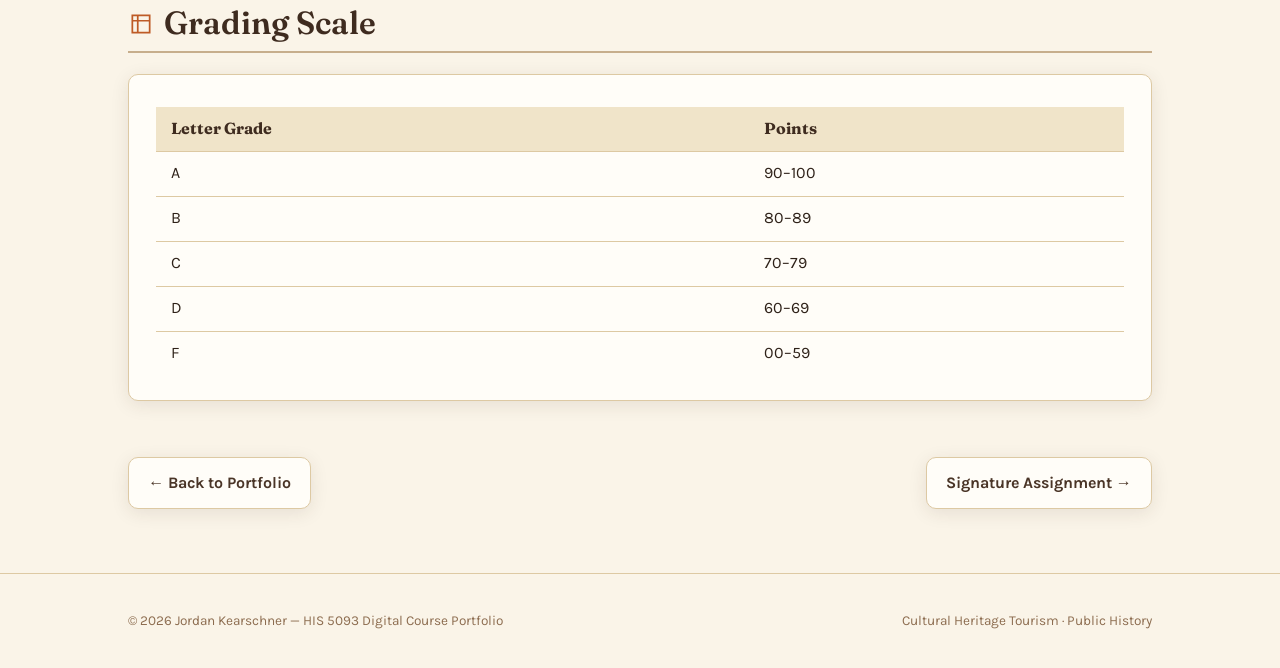
<file: syllabus.html>
<!DOCTYPE html>
<html lang="en">
<head>
<meta charset="UTF-8">
<meta name="viewport" content="width=device-width, initial-scale=1.0">
<title>Syllabus — HIS 5093: Cultural Heritage Tourism</title>
<meta name="description" content="Course syllabus for HIS 5093: Cultural Heritage Tourism, including objectives, AI policy, grading, and weekly schedule.">
<link rel="icon" type="image/svg+xml" href="assets/favicon.svg">
<link rel="stylesheet" href="css/styles.css">
</head>
<body>

<header class="site-header">
  <div class="container">
    <a class="brand" href="index.html">
      <img src="assets/favicon.svg" alt="">
      <span class="brand-text">
        <span class="course-code">HIS 5093</span>
        <span class="course-tag">Course Portfolio</span>
      </span>
    </a>
    <button class="nav-toggle" aria-label="Toggle navigation" aria-expanded="false">&#9776; Menu</button>
    <nav class="main-nav" aria-label="Primary">
      <ul>
        <li><a href="index.html">Home</a></li>
        <li><a href="syllabus.html" aria-current="page">Syllabus</a></li>
        <li><a href="signature-assignment.html">Signature Assignment</a></li>
        <li><a href="teaching-statement.html">Teaching Statement</a></li>
      </ul>
    </nav>
  </div>
</header>

<main>
  <section class="page-hero">
    <div class="container">
      <p class="breadcrumb"><a href="index.html">Portfolio</a> / Syllabus</p>
      <h1>Course Syllabus</h1>
      <p class="lead-text">HIS 5093 &ndash; Cultural Heritage Tourism</p>
      <div class="page-meta">
        <span><strong>Instructor:</strong> Jordan Kearschner</span>
        <span><strong>Term:</strong> Spring 2027</span>
        <span><strong>Meets:</strong> Tuesdays, 6:00&ndash;8:50 PM</span>
      </div>
    </div>
  </section>

  <div class="container">

    <nav class="toc" aria-label="Table of contents">
      <h2>On this page</h2>
      <ol>
        <li><a href="#description">Course Description</a></li>
        <li><a href="#objectives">Course Objectives</a></li>
        <li><a href="#materials">Course Materials</a></li>
        <li><a href="#ai-policy">AI Policy Statement</a></li>
        <li><a href="#assessment">Assessment &amp; Grading</a></li>
        <li><a href="#late-policy">Late Assignment Policy</a></li>
        <li><a href="#schedule">Weekly Course Schedule</a></li>
        <li><a href="#grade-scale">Grading Scale</a></li>
      </ol>
    </nav>

    <section id="description" class="content-section">
      <h2>
        <svg class="section-icon" viewBox="0 0 24 24" fill="none" stroke="currentColor" stroke-width="1.6"><path d="M4 19.5A2.5 2.5 0 0 1 6.5 17H20"/><path d="M6.5 2H20v20H6.5A2.5 2.5 0 0 1 4 19.5v-15A2.5 2.5 0 0 1 6.5 2Z"/></svg>
        Course Description
      </h2>
      <div class="panel">
        <p class="lead-text">This course examines cultural heritage tourism and the history of American leisure, tourism, and mobility as a lens for practicing public history in the digital age. This course is premised on the belief that heritage and history does not need to be monumental to be meaningful &ndash; a local pool, family-owned restaurant, or a neighborhood bloc party can be just as important to the community as any listed monument on the National Register of Historic Places. Students will engage with scholarship on memory, visual culture, digital preservation, and cultural heritage management while developing critical literacy around the growing role of generative AI in cultural heritage practice.</p>
      </div>
    </section>

    <section id="objectives" class="content-section">
      <h2>
        <svg class="section-icon" viewBox="0 0 24 24" fill="none" stroke="currentColor" stroke-width="1.6"><circle cx="12" cy="12" r="9"/><circle cx="12" cy="12" r="4.5"/><circle cx="12" cy="12" r="0.8" fill="currentColor"/></svg>
        Course Objectives
      </h2>
      <p>By the end of this course, students will be able to:</p>
      <ol class="objective-list">
        <li><span class="num">01</span><span>Analyze the history of American leisure, tourism, and mobility by examining how race, class, gender, and regional identity have shaped who gets to participate in, and who gets excluded from, recreational and heritage spaces throughout U.S. history</span></li>
        <li><span class="num">02</span><span>Evaluate how heritage sites are interpreted, managed, and contested at local, community, national, and international scales, critically assessing the frameworks and policies that determine whose history gets preserved and why</span></li>
        <li><span class="num">03</span><span>Interpret personal and community archives, visual culture, and material ephemera as historical evidence, applying public history methodology to examine sources ranging from institutional records to family photographs and travel souvenirs</span></li>
        <li><span class="num">04</span><span>Assess the role of emerging digital tools, including generative AI, in cultural heritage work, identifying the benefits, limitations, and ethical implications for research, interpretation, and representation</span></li>
        <li><span class="num">05</span><span>Design and produce a collaborative digital exhibit that presents an argument for the heritage value of a personally significant tourism site or experience to a non-specialist public audience</span></li>
      </ol>
    </section>

    <section id="materials" class="content-section">
      <h2>
        <svg class="section-icon" viewBox="0 0 24 24" fill="none" stroke="currentColor" stroke-width="1.6"><path d="M4 4.5A2.5 2.5 0 0 1 6.5 2H20v20H6.5A2.5 2.5 0 0 1 4 19.5v-15Z"/><path d="M8 7h8M8 11h8"/></svg>
        Required / Recommended Course Materials
      </h2>
      <div class="panel">
        <p>The majority of our readings in this class will be available for free online or through the UCF Library as a digital download. Students are welcome to obtain physical copies of the books, but this is not necessary in this course. I will provide links to the readings and/or upload the PDF in WebCourses if available.</p>
        <p>For this course, we will be learning about the use of AI tools in public history and students will have the option to incorporate these tools in their final projects. For our AI workshop, we will be utilizing Claude and I recommend students obtain their own Pro subscription if they wish to use AI in their final projects. This is not required, but highly recommended.</p>
      </div>
    </section>

    <section id="ai-policy" class="content-section">
      <h2>
        <svg class="section-icon" viewBox="0 0 24 24" fill="none" stroke="currentColor" stroke-width="1.6"><rect x="4" y="8" width="16" height="12" rx="2"/><path d="M8 8V6a4 4 0 0 1 8 0v2"/><circle cx="9" cy="14" r="1" fill="currentColor"/><circle cx="15" cy="14" r="1" fill="currentColor"/></svg>
        AI Policy Statement
      </h2>

      <div class="panel">
        <h3>Overview</h3>
        <p>The practice of doing public history is fundamentally about how we interpret, represent, and make arguments about the past for public audiences. Today, AI tools are increasingly a part of that landscape. As in other fields however, museums, archives, and cultural heritage organizations, continue to reckon with how we can ethically integrate AI while remaining attentive to best practices in terms of research, interpretation, and representation. This course frames AI use is a similar fashion: not as something to prohibit or uncritically adopt, but as a set of tools worth learning to use thoughtfully and with a critical lens.</p>
        <p>In this course, the use of AI tools is permitted, as well as encouraged in specific contexts. Students will have the opportunity decide for themselves their comfort level with incorporating AI tools into their practice, bearing in mind that these tools are just that &ndash; tools. AI use should not be viewed as a shortcut, but as an object of inquiry and practical experimentation as we learn about cultural heritage work in the current, digital age. Whether or not we choose to incorporate AI into our practice, understanding both the benefits and limitations is necessary as we evaluate what makes good work in this field and where the field is headed next.</p>
        <p>Throughout the course, we will develop AI literacy skills through several assignments that build towards our final project, the Personal Heritage Tourism Digital Exhibit. Although you will not be required to use AI in your final project, you will be encouraged to experiment with AI tools as long as that process is undertaken intentionally, discussed with the instructor ahead of time, and fully disclosed with appropriate documentation in both your final digital exhibit and reflection essay.</p>
      </div>

      <div class="panel">
        <h3>Using AI in This Course</h3>
        <div class="ai-columns">
          <div class="ai-col allowed">
            <h4>
              <svg width="18" height="18" viewBox="0 0 24 24" fill="none" stroke="currentColor" stroke-width="2"><path d="M20 6 9 17l-5-5"/></svg>
              Appropriate Use
            </h4>
            <ul>
              <li>Transcribing documents</li>
              <li>Translating non-English archival materials</li>
              <li>Generating alt-text to accompany images for digital accessibility</li>
              <li>Drafting and workshopping interpretive text</li>
              <li>Designing and constructing your digital exhibit</li>
            </ul>
          </div>
          <div class="ai-col not-allowed">
            <h4>
              <svg width="18" height="18" viewBox="0 0 24 24" fill="none" stroke="currentColor" stroke-width="2"><path d="M18 6 6 18M6 6l12 12"/></svg>
              Inappropriate Use
            </h4>
            <ul>
              <li>Using AI to generate your main argument, interpretive framework, or exhibit narrative</li>
              <li>Using AI as a substitute for primary source research</li>
            </ul>
          </div>
        </div>
        <p style="margin-top:1.1rem;">As we work with AI in this class, it is important to acknowledge the broader limitations and ethical dimensions of these tools from the outset. AI models are trained on datasets that reflect existing inequalities in what has been preserved, digitized, and made accessible to the public. Your final projects will center around personal memories and heritage experiences and in documenting these lesser-known places, there is a higher chance that AI may produce unreliable or distorted results. This has direct implications for your research, especially when working with stories of underrepresented communities. The use of AI tools also raises important questions about labor and copyright. As a public historian with a background in cultural heritage preservation and digitization work at a federal institution, these are questions I continue to grapple with. As we learn together in this course, I encourage you to experiment, reflect, and consider not only if the AI output is useful but whose knowledge it draws on, and what, or who, it may be leaving out.</p>
        <p>If you&rsquo;re ever in doubt about what is or is not appropriate, ask! As with any developing technology, there is a grey area, and we can always discuss options for AI use with proper attribution and prior instructor approval. We will go into more detail about proper AI use and documentation later in the course.</p>
        <p>In this course, students will be encouraged to learn and explore with the use of AI tools, but the ultimate decision to use AI will be your own. For students that don&rsquo;t wish to use AI with their personal materials, alternate options will be made available, and no one will be penalized for failing to incorporate AI elements in their final project.</p>
        <p>It is fully possible to do successful work in this class without AI, but understanding these tools is necessary as we evaluate the shape of the field going forward. Ultimately, AI is a tool that can help or hinder us, just as any other tool can. If you choose not to use AI, that decision is important too and worth reflecting on.</p>
        <p><em>Contact the instructor with any questions.</em></p>
      </div>
    </section>

    <section id="assessment" class="content-section">
      <h2>
        <svg class="section-icon" viewBox="0 0 24 24" fill="none" stroke="currentColor" stroke-width="1.6"><path d="M3 3v18h18"/><path d="M7 15l4-5 3 3 5-7"/></svg>
        Assessment &amp; Grading
      </h2>
      <p>An overview of the assignments, personal grading and late policies, and grading scale.</p>

      <div class="panel">
        <h3>Your Final Grade Will Be Based On</h3>
        <div class="grade-breakdown">

          <div class="grade-item">
            <span class="label">Syllabus Quiz</span><span class="pct">2%</span>
            <div class="bar-track"><div class="bar-fill" style="width:2%"></div></div>
          </div>

          <div class="grade-item">
            <span class="label">Reading Response Papers (3)</span><span class="pct">15%</span>
            <p class="sub">5% each &middot; 3 papers, 2&ndash;3 pages each responding to at least 3 readings from the week. Students can choose to submit in any three weeks from Week 2&ndash;13.</p>
            <div class="bar-track"><div class="bar-fill" style="width:15%"></div></div>
          </div>

          <div class="grade-item">
            <span class="label">Class Participation</span><span class="pct">20%</span>
            <p class="sub">10% general class participation, 10% discussion lead week. Students will lead discussion each week throughout the semester in small groups. Each week, discussion leaders will post 3&ndash;5 questions per reading to the class discussion board by 11:59 PM Sunday before class. During class, each group will moderate discussion for approximately 60&ndash;90 minutes.</p>
            <div class="bar-track"><div class="bar-fill" style="width:20%"></div></div>
          </div>

          <div class="grade-item">
            <span class="label">Visual Analysis Workshop &mdash; Week 5</span><span class="pct">13%</span>
            <p class="sub">5% participation during in-class workshop (contact the instructor ahead of time if you cannot attend) &middot; 5% Digital Artifact Generation &middot; 3% Discussion Post</p>
            <div class="bar-track"><div class="bar-fill" style="width:13%"></div></div>
          </div>

          <div class="grade-item">
            <span class="label">Digital Exhibit Project</span><span class="pct">50%</span>
            <p class="sub">15% individual components, 35% group components</p>
            <div class="bar-track"><div class="bar-fill" style="width:50%"></div></div>
          </div>

        </div>

        <div class="card-grid" style="margin-top:1.5rem;">
          <div class="panel" style="margin-bottom:0;">
            <h4>Digital Exhibit Project Breakdown</h4>
            <ul>
              <li><strong>5%</strong> Individual Topic Selection &mdash; Due Week 4</li>
              <li><strong>5%</strong> Annotated Bibliography &mdash; preliminary bib with at least five annotated sources, Due Week 6</li>
              <li><strong>10%</strong> Group Proposal / Final Exhibit Narrative &mdash; 5% initial group proposal (&ldquo;big idea,&rdquo; due Week 9), 5% final exhibit narrative revisions (due Week 14)</li>
              <li><strong>20%</strong> Final Digital Exhibit &mdash; draft due Week 14, final revisions by end of Week 16</li>
              <li><strong>5%</strong> Group Presentation &mdash; Week 15</li>
              <li><strong>5%</strong> Individual Reflection Essay &mdash; Due Week 16</li>
            </ul>
          </div>
        </div>
      </div>
    </section>

    <section id="late-policy" class="content-section">
      <h2>
        <svg class="section-icon" viewBox="0 0 24 24" fill="none" stroke="currentColor" stroke-width="1.6"><circle cx="12" cy="12" r="9"/><path d="M12 7v5l3 3"/></svg>
        Late Assignment Policy
      </h2>
      <div class="panel">
        <p>All assignment due dates are posted in WebCourses and listed in the course schedule below. Unless otherwise noted, assignments are due by 11:59 PM Sunday night following our class.</p>
        <p>Deadlines for Reading Response Papers are purposefully flexible to account for students&rsquo; time in weeks that other assignments are due, but all three must be submitted by the end of Week 13. For all group assignments (other than in-class activities), students will have the opportunity to revise and resubmit after initial instructor feedback.</p>
        <p>If you are unable to submit any assignment by the stated deadline, contact me prior to 5:00 PM on Sunday to arrange an extension.</p>
      </div>
    </section>

    <section id="schedule" class="content-section">
      <h2>
        <svg class="section-icon" viewBox="0 0 24 24" fill="none" stroke="currentColor" stroke-width="1.6"><rect x="3" y="4" width="18" height="17" rx="2"/><path d="M3 9h18M8 2v4M16 2v4"/></svg>
        Weekly Course Schedule
      </h2>

      <div style="display:flex; gap:0.75rem; margin-bottom:1rem; flex-wrap:wrap;">
        <button class="page-nav-links" data-expand-all style="border:1px solid var(--line); background:var(--paper); border-radius:8px; padding:0.5rem 1rem; cursor:pointer; font:inherit; font-weight:700; color:var(--brown-800);">Expand all weeks</button>
        <button class="page-nav-links" data-collapse-all style="border:1px solid var(--line); background:var(--paper); border-radius:8px; padding:0.5rem 1rem; cursor:pointer; font:inherit; font-weight:700; color:var(--brown-800);">Collapse all</button>
      </div>

      <div class="schedule-list">

        <details class="week-item">
          <summary><span class="week-tag">W1</span><span class="week-date">Jan 12</span><span class="week-title">Introductions</span><svg class="chevron" viewBox="0 0 24 24" fill="none" stroke="currentColor" stroke-width="2"><path d="M9 6l6 6-6 6"/></svg></summary>
          <div class="week-body">
            <div>
              <h4>Topics This Week</h4>
              <p>Introductions, course expectations, final project discussion Q&amp;A</p>
            </div>
            <span class="assignment-flag">Assignments: Syllabus quiz due Friday, January 15 by 11:59 PM</span>
          </div>
        </details>

        <details class="week-item">
          <summary><span class="week-tag">W2</span><span class="week-date">Jan 19</span><span class="week-title">What is Heritage?</span><svg class="chevron" viewBox="0 0 24 24" fill="none" stroke="currentColor" stroke-width="2"><path d="M9 6l6 6-6 6"/></svg></summary>
          <div class="week-body">
            <div>
              <h4>Topics This Week</h4>
              <ul>
                <li>What is Cultural Heritage?</li>
                <li>What is Heritage Tourism?</li>
                <li>Defining Significance</li>
              </ul>
            </div>
            <div>
              <h4>Required Readings</h4>
              <ul>
                <li>Grant, S. &ldquo;The world is on fire, so why should we care about cultural heritage?&rdquo; (2024) &mdash; <a href="https://www.britishcouncil.org/voices-magazine/world-fire-so-why-should-we-care-about-cultural-heritage" target="_blank" rel="noopener">britishcouncil.org</a></li>
                <li>Hosseini, Zara H., Florian Kock, and Alexander Josiassen. &ldquo;Heritage and tourism: A literature review.&rdquo; Cultural Heritage (2018): 1&ndash;10.</li>
                <li>Lowenthal, D. <em>Possessed by the Past: The Heritage Crusade and the Spoils of History</em> (1998) &mdash; Intro and Chapter 1: &ldquo;Heritage Ascendant:&rdquo; 1&ndash;31.</li>
              </ul>
            </div>
          </div>
        </details>

        <details class="week-item">
          <summary><span class="week-tag">W3</span><span class="week-date">Jan 26</span><span class="week-title">A History of American Travel and Tourism</span><svg class="chevron" viewBox="0 0 24 24" fill="none" stroke="currentColor" stroke-width="2"><path d="M9 6l6 6-6 6"/></svg></summary>
          <div class="week-body">
            <div>
              <h4>Topic / Readings</h4>
              <ul>
                <li>History of Travel and Tourism in the United States</li>
                <li>Postwar affluence, rise of tourism, and the infrastructure of suburbia</li>
              </ul>
            </div>
            <div>
              <h4>Required Readings</h4>
              <ul>
                <li>Gershon, L. &ldquo;How American Tourism Began&rdquo; (2016) &mdash; <a href="https://daily.jstor.org/how-tourism-began/" target="_blank" rel="noopener">daily.jstor.org</a></li>
                <li>Loewen, James W. <em>Sundown Towns: A Hidden Dimension of American Racism</em> (2018) &mdash; Ch. 9: &ldquo;Enforcement&rdquo; (227&ndash;279)</li>
                <li>New York Public Library Digital Collections: &ldquo;The Green Book&rdquo; &mdash; <a href="https://digitalcollections.nypl.org/collections/the-green-book#/?tab=about" target="_blank" rel="noopener">digitalcollections.nypl.org</a> &mdash; Abstract: &ldquo;From the Introduction to the 1949 Edition&rdquo; (below Collection Information heading)</li>
                <li>Wells, Christopher W. <em>Car Country: An Environmental History</em> (2024) &mdash; Ch. 7: &ldquo;Suburban Nation&rdquo; (253&ndash;288)</li>
              </ul>
            </div>
            <div>
              <h4>Recommended Reading</h4>
              <ul>
                <li>Weiss, T. &ldquo;Tourism in America Before World War II&rdquo; (2004): 289&ndash;327. Cited in Gershon&rsquo;s blog post above. &mdash; <a href="https://www.jstor.org/stable/3874776" target="_blank" rel="noopener">jstor.org</a></li>
              </ul>
            </div>
            <div>
              <h4>Recommended Viewing</h4>
              <ul>
                <li>Disneyland Opening Day ABC Broadcast (1955) &mdash; <a href="https://www.youtube.com/watch?v=JuzrZET-3Ew" target="_blank" rel="noopener">YouTube</a></li>
                <li>&ldquo;Graham Family&rdquo; from The Great Migration Home Movie Study Collection (1966&ndash;1976) &mdash; <a href="https://sova.si.edu/details/NMAAHC.SC.0001?s=0&n=10&t=C&q=&i=0#ref645" target="_blank" rel="noopener">sova.si.edu</a></li>
              </ul>
            </div>
          </div>
        </details>

        <details class="week-item">
          <summary><span class="week-tag">W4</span><span class="week-date">Feb 2</span><span class="week-title">Memory, Community, and Personal Archives</span><svg class="chevron" viewBox="0 0 24 24" fill="none" stroke="currentColor" stroke-width="2"><path d="M9 6l6 6-6 6"/></svg></summary>
          <div class="week-body">
            <div>
              <h4>Topics This Week</h4>
              <ul>
                <li>Individual and collective memory</li>
                <li>Memory and identity</li>
                <li>Ethics and personal archives as primary sources</li>
              </ul>
            </div>
            <div>
              <h4>Readings</h4>
              <ul>
                <li>Appiah, K.A. &ldquo;Who Are We? Identity and Cultural Heritage&rdquo; in <em>Cultural Heritage and Mass Atrocities</em> (2022): 27&ndash;48.</li>
                <li>Kitsch, C. &ldquo;A Future from the Past: Perspectives from Memory Studies&rdquo; (2018): 80&ndash;102.</li>
                <li>Lenzerini, F. (2011). &ldquo;Intangible cultural heritage: The living culture of peoples.&rdquo; <em>European Journal of International Law</em>, 22(1), 101&ndash;120.</li>
                <li>Nora, Pierre. 1989. &ldquo;Between Memory and History: Les Lieux de M&eacute;moire.&rdquo; <em>Representations</em>, no. 26: 7&ndash;24.</li>
              </ul>
            </div>
            <span class="assignment-flag">Assignments: Individual Topic Selection due by 11:59 PM on Sunday, February 7</span>
          </div>
        </details>

        <details class="week-item">
          <summary><span class="week-tag">W5</span><span class="week-date">Feb 9</span><span class="week-title">Authenticity, Representation, and Heritage Tourism</span><svg class="chevron" viewBox="0 0 24 24" fill="none" stroke="currentColor" stroke-width="2"><path d="M9 6l6 6-6 6"/></svg></summary>
          <div class="week-body">
            <div>
              <h4>Topics This Week</h4>
              <ul>
                <li>What makes a heritage site feel or claim to be authentic? Who gets to decide? What is at stake for the communities whose heritage is under interpretation?</li>
                <li>How are heritage sites staged, interpreted, and sometimes distorted for tourist consumption?</li>
                <li>Case studies in authenticity: living history museums, historic districts, theme parks as heritage environments.</li>
                <li>Preservation vs. the visitor experience</li>
              </ul>
            </div>
            <div>
              <h4>Required Readings</h4>
              <ul>
                <li>DuVall, S. &ldquo;Stories Yet Told: Alaska&rsquo;s Heritage in a Time of Unprecedented Climate Change&rdquo; (2023) &mdash; <a href="https://www.nps.gov/articles/000/aps-22-1-2.htm" target="_blank" rel="noopener">nps.gov</a></li>
                <li>Gardiner, S. et al. &ldquo;Recreating History: The Evolving Negotiation of Staged Authenticity in Tourism Experiences&rdquo; in <em>Tourism Management</em> (2022): 1&ndash;14.</li>
                <li>Nooe, F.E. &ldquo;Making history at Disney Springs: Florida&rsquo;s past as themed tourism,&rdquo; in <em>International Journal of Disney Studies</em> (2024): 71&ndash;90.</li>
                <li>Sturken, M. <em>Tourists of History: Memory, Kitsch, and Consumerism from Oklahoma City to Ground Zero</em> (2007) &mdash; Introduction: 1&ndash;34.</li>
                <li>UNESCO World Heritage List Criteria for Selection &mdash; <a href="https://whc.unesco.org/en/criteria/" target="_blank" rel="noopener">whc.unesco.org</a></li>
              </ul>
            </div>
            <div>
              <h4>Recommended Readings</h4>
              <ul>
                <li>Whisnant, A.M. et al. &ldquo;Imperiled Promise: The State of History in the National Parks Service&rdquo; (2013)</li>
              </ul>
            </div>
          </div>
        </details>

        <details class="week-item">
          <summary><span class="week-tag">W6</span><span class="week-date">Feb 16</span><span class="week-title">Digital Heritage, Generative AI, and Public History</span><svg class="chevron" viewBox="0 0 24 24" fill="none" stroke="currentColor" stroke-width="2"><path d="M9 6l6 6-6 6"/></svg></summary>
          <div class="week-body">
            <div>
              <h4>Topics This Week</h4>
              <ul>
                <li>Digital heritage projects and databases</li>
                <li>Digital preservation methods</li>
                <li>Digital archives and memory</li>
                <li>The role of technology in community engagement and heritage management</li>
                <li>Generative AI and public history</li>
              </ul>
            </div>
            <div>
              <h4>Digital Heritage Projects &amp; Databases to Explore</h4>
              <ul>
                <li>ChronoPoints &mdash; <a href="https://chronopoints.eecs.ucf.edu/" target="_blank" rel="noopener">chronopoints.eecs.ucf.edu</a></li>
                <li>CHDR &mdash; <a href="https://chdr.cah.ucf.edu/" target="_blank" rel="noopener">chdr.cah.ucf.edu</a></li>
                <li>Dive into Heritage &mdash; <a href="https://diveintoheritage.unesco.org/?lang=en" target="_blank" rel="noopener">diveintoheritage.unesco.org</a></li>
                <li>Tapestry &mdash; <a href="https://tapestry.cyark.org/" target="_blank" rel="noopener">tapestry.cyark.org</a></li>
              </ul>
            </div>
            <div>
              <h4>Readings</h4>
              <ul>
                <li>Langer, A. &ldquo;Generative AI and Historical Authority,&rdquo; History@Work (2023) &mdash; <a href="https://ncph.org/history-at-work/generative-ai-and-historical-authority/" target="_blank" rel="noopener">ncph.org</a></li>
                <li>Mandolessi, S. &ldquo;The Digital Turn in Memory Studies.&rdquo; <em>Memory Studies</em>, no. 6 (2023): 70&ndash;88.</li>
                <li>Museo Egizio, dir. 2024. <em>Lindsay Cook, Notre-Dame of Paris, Material and Immaterial.</em> 19:34. &mdash; <a href="https://www.youtube.com/watch?v=pO6xROCnv_0" target="_blank" rel="noopener">YouTube</a></li>
                <li>Owens, T. <em>The Theory and Craft of Digital Preservation</em> (2018) &mdash; Introduction: &ldquo;Beyond Digital Hype and Digital Anxiety:&rdquo; 1&ndash;11; Chapter 1: &ldquo;Preservation&rsquo;s Divergent Lineages:&rdquo; 12&ndash;33.</li>
                <li>Walters, Lori C., Robert A. Michlowitz, and Michelle J. Adams. &ldquo;Using Laser Scans and &lsquo;Life History&rsquo; to Remember Heritage in Virtual Environments&rdquo; (2020): 314&ndash;326.</li>
              </ul>
            </div>
            <span class="assignment-flag">Assignments: Annotated bibliography (at least five sources) due by 11:59 PM on Sunday, February 21</span>
          </div>
        </details>

        <details class="week-item">
          <summary><span class="week-tag">W7</span><span class="week-date">Feb 23</span><span class="week-title">Visual Culture and Historical Interpretation</span><svg class="chevron" viewBox="0 0 24 24" fill="none" stroke="currentColor" stroke-width="2"><path d="M9 6l6 6-6 6"/></svg></summary>
          <div class="week-body">
            <div>
              <h4>Topics This Week</h4>
              <ul>
                <li>Visual culture as historical evidence</li>
                <li>History of tourist photography, postcards as historical documents, and repeat photography</li>
                <li>Visual analysis workshop &mdash; Claude and historical research</li>
              </ul>
            </div>
            <div>
              <h4>Readings</h4>
              <ul>
                <li>Visualizing the Past Project &mdash; <a href="https://dornsife.usc.edu/vsri/visualizing-the-past/" target="_blank" rel="noopener">dornsife.usc.edu</a></li>
                <li>The Public Lands History Center at Colorado State University, <em>Long Exposures: Repeat Photography &amp; Parks as Portals to Learning</em> (2019) &mdash; Orsi, J. Introduction: 1&ndash;8; Boerrigter, C. &ldquo;Making Meaning with the Land: Visionary Land Use in Rocky Mountain National Park:&rdquo; 9&ndash;24; Sarr, J. &ldquo;Long Exposures: Repeat Photography as a Tool for Studying History:&rdquo; 56&ndash;73; Zinkham, H. &ldquo;Reading and Researching Photographs:&rdquo; 1&ndash;19.</li>
              </ul>
            </div>
            <span class="assignment-flag">Assignments: Visual analysis workshop in-class. Digital artifact and discussion post due Sunday by 11:59 PM.</span>
          </div>
        </details>

        <details class="week-item">
          <summary><span class="week-tag">W8</span><span class="week-date">Mar 2</span><span class="week-title">Digital Exhibit Development Workshop</span><svg class="chevron" viewBox="0 0 24 24" fill="none" stroke="currentColor" stroke-width="2"><path d="M9 6l6 6-6 6"/></svg></summary>
          <div class="week-body">
            <div>
              <h4>Topics This Week</h4>
              <p>Exhibit development workshop and in-class peer work week.</p>
            </div>
            <div>
              <h4>Readings</h4>
              <p>None! Come prepared to discuss your group exhibit proposal and bring any questions and/or issues your group has been running into.</p>
            </div>
            <span class="assignment-flag">Assignments: Group proposals due by 11:59 PM on Friday, March 6</span>
          </div>
        </details>

        <details class="week-item">
          <summary><span class="week-tag">W9</span><span class="week-date">Mar 9</span><span class="week-title">Heritage Policy and Historic Preservation in the United States</span><svg class="chevron" viewBox="0 0 24 24" fill="none" stroke="currentColor" stroke-width="2"><path d="M9 6l6 6-6 6"/></svg></summary>
          <div class="week-body">
            <div>
              <h4>Topics This Week</h4>
              <ul>
                <li>Heritage governance in the United States</li>
                <li>Legislative and institutional framework including: National Historic Preservation Act of 1966, the National Register of Historic Places, Section 106</li>
                <li>NAGPRA and Indigenous heritage tourism</li>
                <li>Difficult history</li>
              </ul>
            </div>
            <div>
              <h4>Laws &amp; Standards</h4>
              <ul>
                <li>1954 Hague Convention &mdash; <a href="https://unesdoc.unesco.org/ark:/48223/pf0000082464.locale=en" target="_blank" rel="noopener">unesdoc.unesco.org</a></li>
                <li>UNESCO: World Heritage Convention &mdash; <a href="https://whc.unesco.org/archive/convention-en.pdf" target="_blank" rel="noopener">whc.unesco.org</a></li>
                <li>National Park Service (NPS): Federal Historic Preservation Laws, Regulations, and Orders &mdash; <a href="https://www.nps.gov/subjects/historicpreservation/laws.htm" target="_blank" rel="noopener">nps.gov</a></li>
                <li>US Department of Interior (DOI): Heritage Statement &mdash; <a href="https://www.doi.gov/international/what-we-do/heritage" target="_blank" rel="noopener">doi.gov</a></li>
                <li>US DOI Laws &amp; Regulations &mdash; <a href="https://www.doi.gov/international/what-we-do/heritage" target="_blank" rel="noopener">doi.gov</a></li>
              </ul>
            </div>
            <div>
              <h4>Readings</h4>
              <ul>
                <li>Ellin, Phyllis. &ldquo;A History of Recent US World Heritage Nominations.&rdquo; <em>Parks Stewardship Forum</em> 38, no. 3 (2022): 497&ndash;504.</li>
                <li>Davis, Hester A. &ldquo;Heritage resource management in the United States.&rdquo; <em>Cultural heritage management: A global perspective</em> (2010): 188&ndash;198.</li>
                <li>Lindsay, A. &ldquo;Problematizing Eighteenth-Century Interpretation in the Homes of Founders.&rdquo; In <em>Reconsidering Interpretation of Heritage Sites: America in the Eighteenth Century</em>, 120&ndash;157. 1st ed. New York: Routledge, 2019.</li>
                <li>Wahl, J., Lee, S., and Jamal, T. &ldquo;Indigenous Heritage Tourism Development in a (Post-) COVID World: Towards Social Justice at Little Bighorn Battlefield National Monument, USA.&rdquo; <em>Sustainability</em> 12, no. 22 (2020)</li>
              </ul>
            </div>
          </div>
        </details>

        <details class="week-item is-break">
          <summary><span class="week-tag">W10</span><span class="week-date">Spring Break</span><span class="week-title">No Class</span><svg class="chevron" viewBox="0 0 24 24" fill="none" stroke="currentColor" stroke-width="2"><path d="M9 6l6 6-6 6"/></svg></summary>
          <div class="week-body">
            <p>No class this week! Contact me if you would like to set up a meeting to discuss your project when we return from break.</p>
          </div>
        </details>

        <details class="week-item">
          <summary><span class="week-tag">W11</span><span class="week-date">Mar 23</span><span class="week-title">International Heritage Tourism</span><svg class="chevron" viewBox="0 0 24 24" fill="none" stroke="currentColor" stroke-width="2"><path d="M9 6l6 6-6 6"/></svg></summary>
          <div class="week-body">
            <div>
              <h4>Topics This Week</h4>
              <ul>
                <li>How is heritage defined, managed, and contested internationally?</li>
                <li>UNESCO and World Heritage Sites</li>
                <li>Difficult history and dark tourism</li>
              </ul>
            </div>
            <div>
              <h4>Laws &amp; Standards</h4>
              <ul>
                <li>1954 Hague Convention &mdash; <a href="https://unesdoc.unesco.org/ark:/48223/pf0000082464.locale=en" target="_blank" rel="noopener">unesdoc.unesco.org</a></li>
                <li>UNESCO: World Heritage Convention &mdash; <a href="https://whc.unesco.org/archive/convention-en.pdf" target="_blank" rel="noopener">whc.unesco.org</a></li>
                <li>ICOMOS &ldquo;International Cultural Tourism Charter&rdquo; (2022) &mdash; <a href="https://www.icomos.org/charters-and-doctrinal-texts/" target="_blank" rel="noopener">icomos.org</a></li>
              </ul>
            </div>
            <div>
              <h4>Readings</h4>
              <ul>
                <li>Brooks, G. &ldquo;Developing Guiding Principles and Policies for World Heritage and Sustainable Tourism &ndash; A Major UNESCO World Heritage Centre Initiative&rdquo; (2008): 1&ndash;8.</li>
                <li>Hodgkinson, &ldquo;The Concentration Camp as a Site of &lsquo;Dark Tourism&rsquo;&rdquo; (2013)</li>
                <li>Pedersen, A. <em>Managing tourism at world heritage sites: practical manual for world heritage site managers.</em> UNESCO World Heritage Centre (2002) &mdash; Intro and Chapter 3: Tourism Impacts and Problems: 29&ndash;36.</li>
                <li>Svensson, M. &ldquo;Evolving and Contested Cultural Heritage in China: The Rural Heritagescape&rdquo; in <em>Reconsidering Cultural Heritage in East Asia</em> (2016) 31&ndash;46.</li>
              </ul>
            </div>
          </div>
        </details>

        <details class="week-item">
          <summary><span class="week-tag">W12</span><span class="week-date">Mar 30</span><span class="week-title">The Present and Future of Heritage Tourism</span><svg class="chevron" viewBox="0 0 24 24" fill="none" stroke="currentColor" stroke-width="2"><path d="M9 6l6 6-6 6"/></svg></summary>
          <div class="week-body">
            <div>
              <h4>Readings</h4>
              <ul>
                <li>Fu, Rachel J.C. &ldquo;Preserving the Past, Leading the Future: Heritage Tourism as a Strategic Global Asset&rdquo; (2026) &mdash; <a href="https://uftourism.org/blog/2026/5/6/preserving-the-past-leading-the-future-heritage-tourism-as-a-strategic-global-asset" target="_blank" rel="noopener">uftourism.org</a></li>
                <li>National Trust for Historic Preservation, &ldquo;Section 106 is Under Threat: What You Need to Know&rdquo; (2026) &mdash; <a href="https://savingplaces.org/stories/section-106-under-threat" target="_blank" rel="noopener">savingplaces.org</a></li>
                <li>United States Senate Committee on Commerce, Science and Transportation. 2024. <em>D.E.I: Division. Extremism. Ideology: How the Biden-Harris NSF Politicized Science.</em> Congress. &mdash; <a href="https://purl.fdlp.gov/GPO/gpo234941" target="_blank" rel="noopener">purl.fdlp.gov</a></li>
                <li><em>Withdrawing the United States from and Ending Funding to Certain United Nations Organizations and Reviewing United States Support to All International Organizations</em> (2025) &mdash; <a href="https://www.whitehouse.gov/presidential-actions/2025/02/withdrawing-the-united-states-from-and-ending-funding-to-certain-united-nations-organizations-and-reviewing-united-states-support-to-all-international-organizations/" target="_blank" rel="noopener">whitehouse.gov</a></li>
              </ul>
            </div>
            <span class="assignment-flag">Assignments: Draft Exhibit Narratives (as revisions to Group Proposal) due by 11:59 PM on Sunday, April 5</span>
          </div>
        </details>

        <details class="week-item is-break">
          <summary><span class="week-tag">W13</span><span class="week-date">Apr 6</span><span class="week-title">Final Project Work Week &mdash; No Class</span><svg class="chevron" viewBox="0 0 24 24" fill="none" stroke="currentColor" stroke-width="2"><path d="M9 6l6 6-6 6"/></svg></summary>
          <div class="week-body">
            <span class="assignment-flag">Keep working on your digital exhibits (drafts due next Tuesday, April 13 by 11:59 PM) and group presentations (due Week 15). Contact me this week if you&rsquo;d like to set up a meeting to discuss final steps and/or revisions prior to presentation week.</span>
          </div>
        </details>

        <details class="week-item is-break">
          <summary><span class="week-tag">W14</span><span class="week-date">Apr 13</span><span class="week-title">Digital Exhibits Due &mdash; No Class</span><svg class="chevron" viewBox="0 0 24 24" fill="none" stroke="currentColor" stroke-width="2"><path d="M9 6l6 6-6 6"/></svg></summary>
          <div class="week-body">
            <span class="assignment-flag">Draft Digital Exhibits due by 11:59 PM on Tuesday, April 13 for initial instructor feedback. Students will have the opportunity to resubmit with revisions after presentations next week.</span>
          </div>
        </details>

        <details class="week-item">
          <summary><span class="week-tag">W15</span><span class="week-date">Apr 20</span><span class="week-title">Digital Exhibit Presentations</span><svg class="chevron" viewBox="0 0 24 24" fill="none" stroke="currentColor" stroke-width="2"><path d="M9 6l6 6-6 6"/></svg></summary>
          <div class="week-body">
            <div>
              <h4>Topics This Week</h4>
              <p>Presentations will take place during our regularly scheduled class time: Tuesday, April 20 at 6:00 PM.</p>
            </div>
            <span class="assignment-flag">Assignments: Reflection Papers and any final revisions to Digital Exhibits and Exhibit Narratives due Friday, April 30, at 11:59 PM</span>
          </div>
        </details>

      </div>
    </section>

    <section id="grade-scale" class="content-section">
      <h2>
        <svg class="section-icon" viewBox="0 0 24 24" fill="none" stroke="currentColor" stroke-width="1.6"><path d="M4 4h16v16H4z"/><path d="M4 9h16M9 4v16"/></svg>
        Grading Scale
      </h2>
      <div class="panel">
        <table class="grade-scale-table">
          <thead><tr><th>Letter Grade</th><th>Points</th></tr></thead>
          <tbody>
            <tr><td>A</td><td>90&ndash;100</td></tr>
            <tr><td>B</td><td>80&ndash;89</td></tr>
            <tr><td>C</td><td>70&ndash;79</td></tr>
            <tr><td>D</td><td>60&ndash;69</td></tr>
            <tr><td>F</td><td>00&ndash;59</td></tr>
          </tbody>
        </table>
      </div>
    </section>

    <div class="page-nav-links">
      <a href="index.html">&larr; Back to Portfolio</a>
      <a href="signature-assignment.html">Signature Assignment &rarr;</a>
    </div>

  </div>
</main>

<footer class="site-footer">
  <div class="container">
    <span>&copy; 2026 Jordan Kearschner &mdash; HIS 5093 Digital Course Portfolio</span>
    <span>Cultural Heritage Tourism &middot; Public History</span>
  </div>
</footer>

<script src="js/main.js"></script>
</body>
</html>
</file>
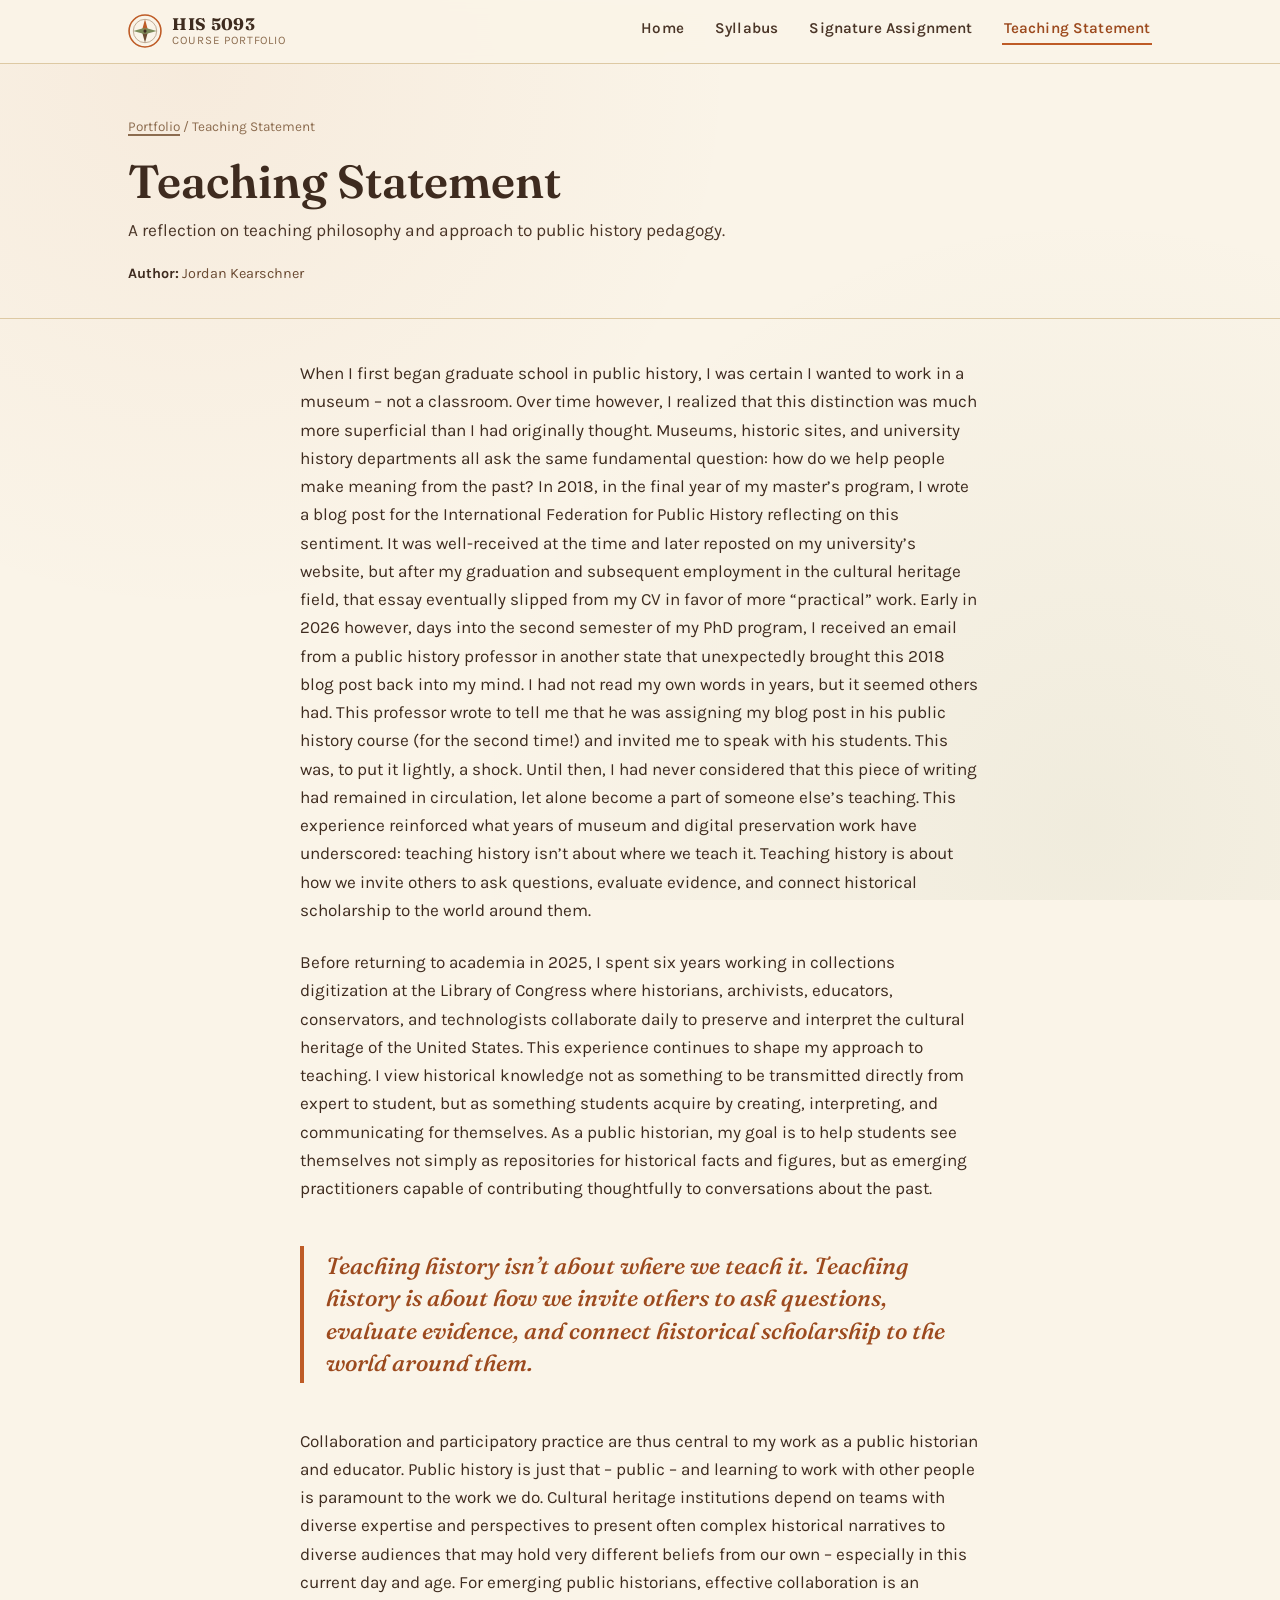
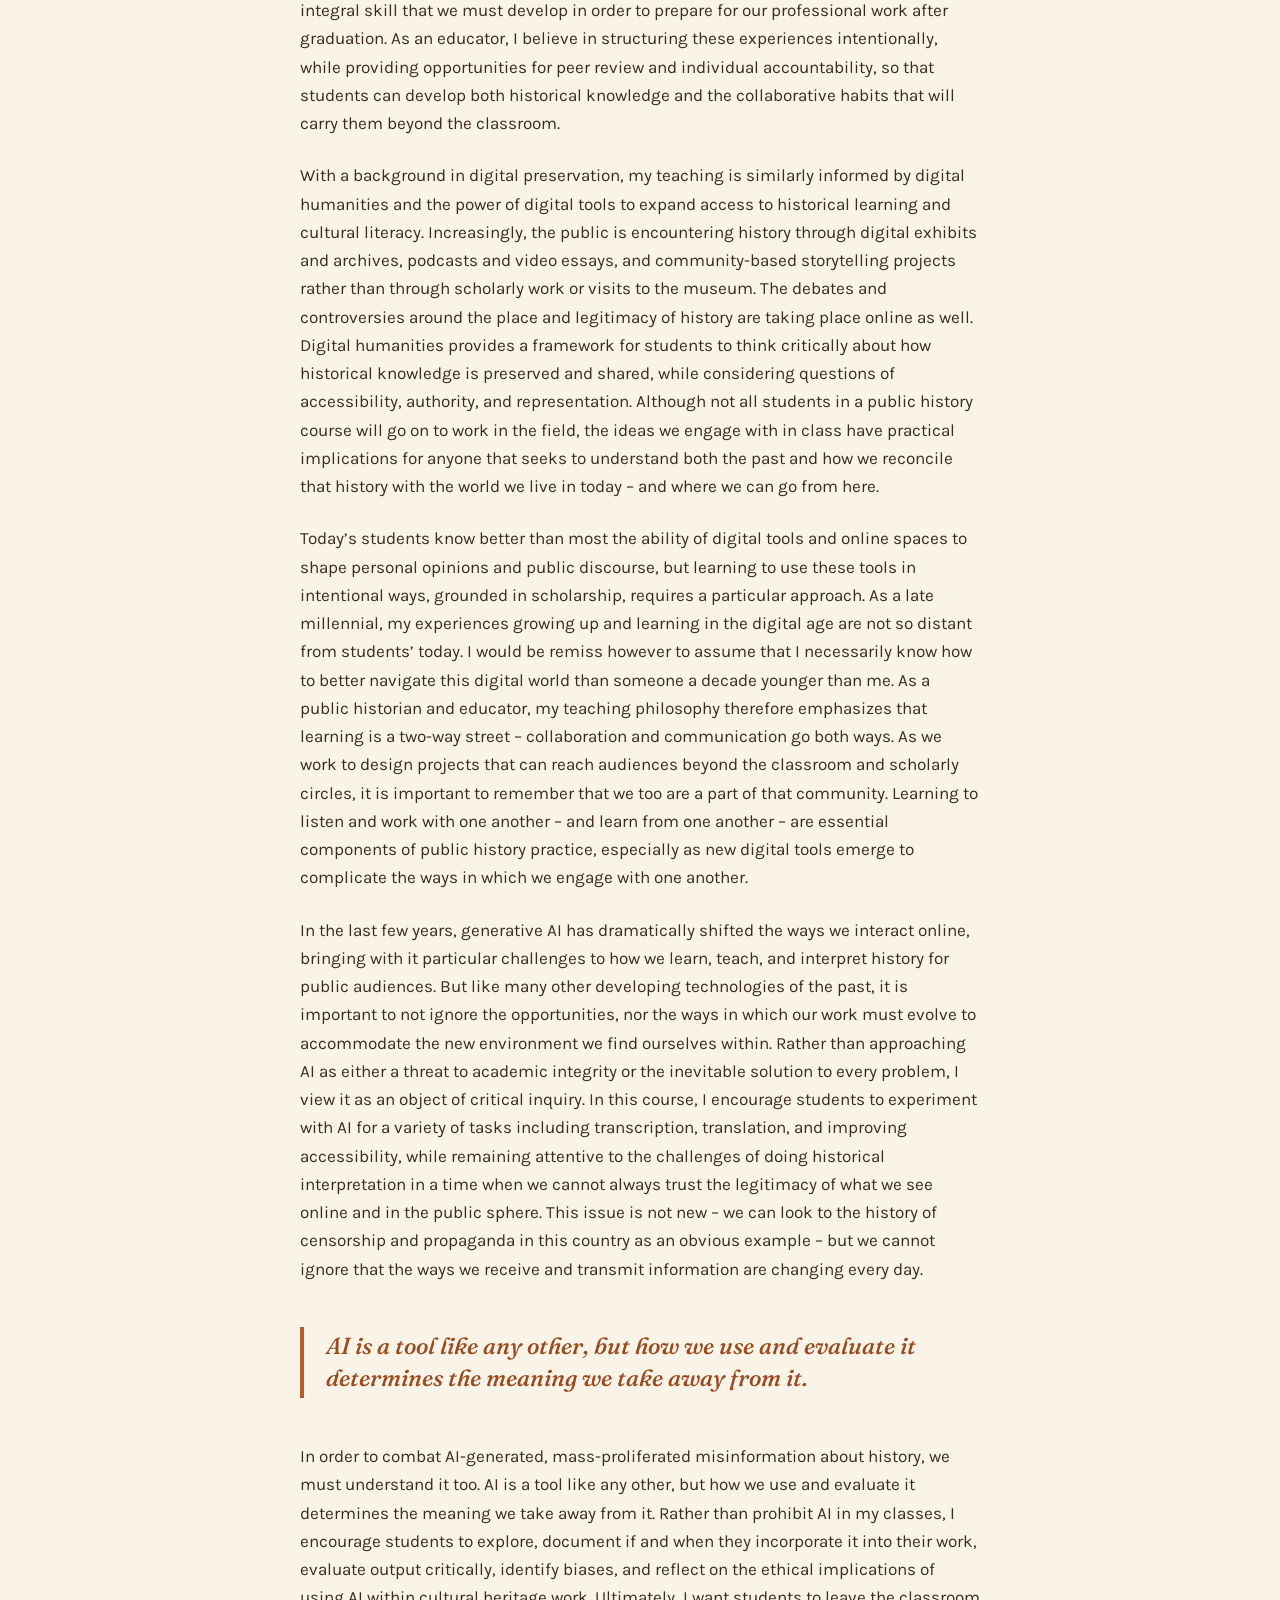
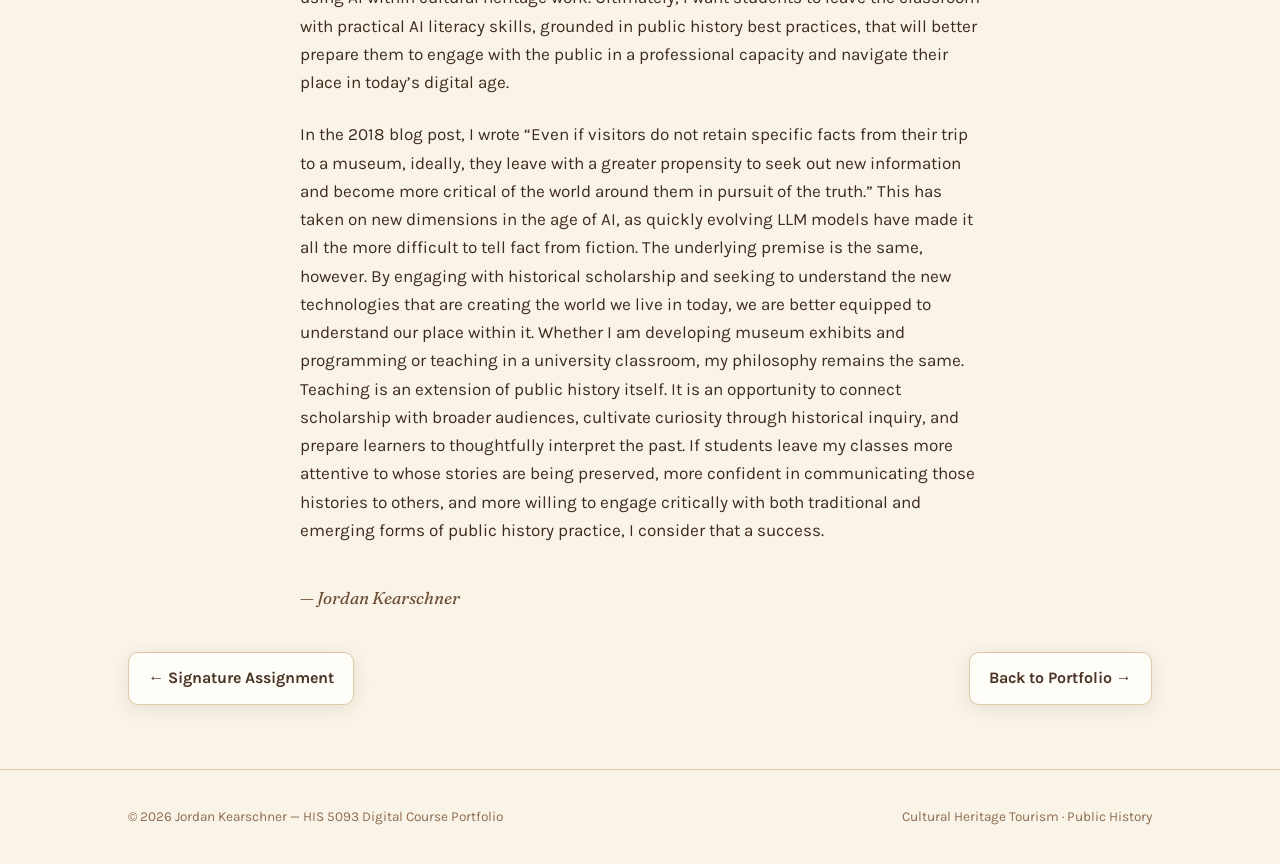
<file: teaching-statement.html>
<!DOCTYPE html>
<html lang="en">
<head>
<meta charset="UTF-8">
<meta name="viewport" content="width=device-width, initial-scale=1.0">
<title>Teaching Statement — HIS 5093: Cultural Heritage Tourism</title>
<meta name="description" content="Teaching statement by Jordan Kearschner, reflecting on public history pedagogy, collaboration, digital humanities, and AI literacy.">
<link rel="icon" type="image/svg+xml" href="assets/favicon.svg">
<link rel="stylesheet" href="css/styles.css">
</head>
<body>

<header class="site-header">
  <div class="container">
    <a class="brand" href="index.html">
      <img src="assets/favicon.svg" alt="">
      <span class="brand-text">
        <span class="course-code">HIS 5093</span>
        <span class="course-tag">Course Portfolio</span>
      </span>
    </a>
    <button class="nav-toggle" aria-label="Toggle navigation" aria-expanded="false">&#9776; Menu</button>
    <nav class="main-nav" aria-label="Primary">
      <ul>
        <li><a href="index.html">Home</a></li>
        <li><a href="syllabus.html">Syllabus</a></li>
        <li><a href="signature-assignment.html">Signature Assignment</a></li>
        <li><a href="teaching-statement.html" aria-current="page">Teaching Statement</a></li>
      </ul>
    </nav>
  </div>
</header>

<main>
  <section class="page-hero">
    <div class="container">
      <p class="breadcrumb"><a href="index.html">Portfolio</a> / Teaching Statement</p>
      <h1>Teaching Statement</h1>
      <p class="lead-text">A reflection on teaching philosophy and approach to public history pedagogy.</p>
      <div class="page-meta">
        <span><strong>Author:</strong> Jordan Kearschner</span>
      </div>
    </div>
  </section>

  <div class="container">
    <div class="essay">

      <p>When I first began graduate school in public history, I was certain I wanted to work in a museum – not a classroom. Over time however, I realized that this distinction was much more superficial than I had originally thought. Museums, historic sites, and university history departments all ask the same fundamental question: how do we help people make meaning from the past? In 2018, in the final year of my master&rsquo;s program, I wrote a blog post for the International Federation for Public History reflecting on this sentiment. It was well-received at the time and later reposted on my university&rsquo;s website, but after my graduation and subsequent employment in the cultural heritage field, that essay eventually slipped from my CV in favor of more &ldquo;practical&rdquo; work. Early in 2026 however, days into the second semester of my PhD program, I received an email from a public history professor in another state that unexpectedly brought this 2018 blog post back into my mind. I had not read my own words in years, but it seemed others had. This professor wrote to tell me that he was assigning my blog post in his public history course (for the second time!) and invited me to speak with his students. This was, to put it lightly, a shock. Until then, I had never considered that this piece of writing had remained in circulation, let alone become a part of someone else&rsquo;s teaching. This experience reinforced what years of museum and digital preservation work have underscored: teaching history isn&rsquo;t about where we teach it. Teaching history is about how we invite others to ask questions, evaluate evidence, and connect historical scholarship to the world around them.</p>

      <p>Before returning to academia in 2025, I spent six years working in collections digitization at the Library of Congress where historians, archivists, educators, conservators, and technologists collaborate daily to preserve and interpret the cultural heritage of the United States. This experience continues to shape my approach to teaching. I view historical knowledge not as something to be transmitted directly from expert to student, but as something students acquire by creating, interpreting, and communicating for themselves. As a public historian, my goal is to help students see themselves not simply as repositories for historical facts and figures, but as emerging practitioners capable of contributing thoughtfully to conversations about the past.</p>

      <blockquote class="pull-quote">Teaching history isn&rsquo;t about where we teach it. Teaching history is about how we invite others to ask questions, evaluate evidence, and connect historical scholarship to the world around them.</blockquote>

      <p>Collaboration and participatory practice are thus central to my work as a public historian and educator. Public history is just that &ndash; public &ndash; and learning to work with other people is paramount to the work we do. Cultural heritage institutions depend on teams with diverse expertise and perspectives to present often complex historical narratives to diverse audiences that may hold very different beliefs from our own &ndash; especially in this current day and age. For emerging public historians, effective collaboration is an integral skill that we must develop in order to prepare for our professional work after graduation. As an educator, I believe in structuring these experiences intentionally, while providing opportunities for peer review and individual accountability, so that students can develop both historical knowledge and the collaborative habits that will carry them beyond the classroom.</p>

      <p>With a background in digital preservation, my teaching is similarly informed by digital humanities and the power of digital tools to expand access to historical learning and cultural literacy. Increasingly, the public is encountering history through digital exhibits and archives, podcasts and video essays, and community-based storytelling projects rather than through scholarly work or visits to the museum. The debates and controversies around the place and legitimacy of history are taking place online as well. Digital humanities provides a framework for students to think critically about how historical knowledge is preserved and shared, while considering questions of accessibility, authority, and representation. Although not all students in a public history course will go on to work in the field, the ideas we engage with in class have practical implications for anyone that seeks to understand both the past and how we reconcile that history with the world we live in today &ndash; and where we can go from here.</p>

      <p>Today&rsquo;s students know better than most the ability of digital tools and online spaces to shape personal opinions and public discourse, but learning to use these tools in intentional ways, grounded in scholarship, requires a particular approach. As a late millennial, my experiences growing up and learning in the digital age are not so distant from students&rsquo; today. I would be remiss however to assume that I necessarily know how to better navigate this digital world than someone a decade younger than me. As a public historian and educator, my teaching philosophy therefore emphasizes that learning is a two-way street &ndash; collaboration and communication go both ways. As we work to design projects that can reach audiences beyond the classroom and scholarly circles, it is important to remember that we too are a part of that community. Learning to listen and work with one another &ndash; and learn from one another &ndash; are essential components of public history practice, especially as new digital tools emerge to complicate the ways in which we engage with one another.</p>

      <p>In the last few years, generative AI has dramatically shifted the ways we interact online, bringing with it particular challenges to how we learn, teach, and interpret history for public audiences. But like many other developing technologies of the past, it is important to not ignore the opportunities, nor the ways in which our work must evolve to accommodate the new environment we find ourselves within. Rather than approaching AI as either a threat to academic integrity or the inevitable solution to every problem, I view it as an object of critical inquiry. In this course, I encourage students to experiment with AI for a variety of tasks including transcription, translation, and improving accessibility, while remaining attentive to the challenges of doing historical interpretation in a time when we cannot always trust the legitimacy of what we see online and in the public sphere. This issue is not new &ndash; we can look to the history of censorship and propaganda in this country as an obvious example &ndash; but we cannot ignore that the ways we receive and transmit information are changing every day.</p>

      <blockquote class="pull-quote">AI is a tool like any other, but how we use and evaluate it determines the meaning we take away from it.</blockquote>

      <p>In order to combat AI-generated, mass-proliferated misinformation about history, we must understand it too. AI is a tool like any other, but how we use and evaluate it determines the meaning we take away from it. Rather than prohibit AI in my classes, I encourage students to explore, document if and when they incorporate it into their work, evaluate output critically, identify biases, and reflect on the ethical implications of using AI within cultural heritage work. Ultimately, I want students to leave the classroom with practical AI literacy skills, grounded in public history best practices, that will better prepare them to engage with the public in a professional capacity and navigate their place in today&rsquo;s digital age.</p>

      <p>In the 2018 blog post, I wrote &ldquo;Even if visitors do not retain specific facts from their trip to a museum, ideally, they leave with a greater propensity to seek out new information and become more critical of the world around them in pursuit of the truth.&rdquo; This has taken on new dimensions in the age of AI, as quickly evolving LLM models have made it all the more difficult to tell fact from fiction. The underlying premise is the same, however. By engaging with historical scholarship and seeking to understand the new technologies that are creating the world we live in today, we are better equipped to understand our place within it. Whether I am developing museum exhibits and programming or teaching in a university classroom, my philosophy remains the same. Teaching is an extension of public history itself. It is an opportunity to connect scholarship with broader audiences, cultivate curiosity through historical inquiry, and prepare learners to thoughtfully interpret the past. If students leave my classes more attentive to whose stories are being preserved, more confident in communicating those histories to others, and more willing to engage critically with both traditional and emerging forms of public history practice, I consider that a success.</p>

      <p class="signoff">&mdash; Jordan Kearschner</p>

    </div>

    <div class="page-nav-links">
      <a href="signature-assignment.html">&larr; Signature Assignment</a>
      <a href="index.html">Back to Portfolio &rarr;</a>
    </div>
  </div>
</main>

<footer class="site-footer">
  <div class="container">
    <span>&copy; 2026 Jordan Kearschner &mdash; HIS 5093 Digital Course Portfolio</span>
    <span>Cultural Heritage Tourism &middot; Public History</span>
  </div>
</footer>

<script src="js/main.js"></script>
</body>
</html>
</file>
<file: css/styles.css>
/* ==========================================================================
   HIS 5093 Digital Portfolio — Cultural Heritage Tourism
   Warm, travel/heritage-inspired design system
   ========================================================================== */

@import url('https://fonts.googleapis.com/css2?family=Fraunces:ital,opsz,wght@0,9..144,400;0,9..144,500;0,9..144,600;0,9..144,700;1,9..144,500&family=Karla:wght@400;500;600;700&display=swap');

:root {
  /* Warm heritage palette */
  --cream: #faf4e8;
  --cream-deep: #f0e4c9;
  --paper: #fffdf8;
  --brown-900: #3e2b1f;
  --brown-800: #4a3527;
  --brown-700: #6b4b33;
  --brown-500: #8c6c4f;
  --brown-300: #c7ae8c;
  --orange-600: #be5b26;
  --orange-700: #9c4a1e;
  --orange-100: #f7e2cf;
  --green-600: #7c8b5a;
  --green-700: #5f6c44;
  --green-100: #e9edda;
  --gold: #b8933f;
  --ink: #2e2118;
  --line: #ddc9a3;

  --font-display: 'Fraunces', Georgia, 'Times New Roman', serif;
  --font-body: 'Karla', -apple-system, BlinkMacSystemFont, 'Segoe UI', sans-serif;

  --radius: 10px;
  --shadow-soft: 0 4px 18px rgba(62, 43, 31, 0.1);
  --shadow-card: 0 6px 24px rgba(62, 43, 31, 0.12);
  --max-width: 1080px;
}

* {
  box-sizing: border-box;
}

html {
  scroll-behavior: smooth;
}

body {
  margin: 0;
  font-family: var(--font-body);
  color: var(--ink);
  background-color: var(--cream);
  background-image:
    radial-gradient(circle at 15% 8%, rgba(190, 91, 38, 0.06), transparent 40%),
    radial-gradient(circle at 85% 92%, rgba(124, 139, 90, 0.08), transparent 45%);
  background-attachment: fixed;
  line-height: 1.65;
  -webkit-font-smoothing: antialiased;
}

h1, h2, h3, h4 {
  font-family: var(--font-display);
  color: var(--brown-900);
  line-height: 1.2;
  margin: 0 0 0.5em;
  font-weight: 600;
}

h1 { font-size: clamp(2rem, 4vw, 2.9rem); }
h2 { font-size: clamp(1.5rem, 3vw, 2rem); }
h3 { font-size: 1.25rem; }
h4 { font-size: 1.05rem; letter-spacing: 0.02em; }

p { margin: 0 0 1em; }

a {
  color: var(--orange-700);
  text-decoration-thickness: 1.5px;
  text-underline-offset: 3px;
}
a:hover { color: var(--orange-600); }

ul, ol {
  padding-left: 1.3em;
}
li { margin-bottom: 0.4em; }

.container {
  max-width: var(--max-width);
  margin: 0 auto;
  padding: 0 1.75rem;
}

/* ---------------- Header / Nav ---------------- */

.site-header {
  position: sticky;
  top: 0;
  z-index: 50;
  background: rgba(250, 244, 232, 0.94);
  backdrop-filter: saturate(160%) blur(6px);
  border-bottom: 1px solid var(--line);
}

.site-header .container {
  display: flex;
  align-items: center;
  justify-content: space-between;
  padding-top: 0.9rem;
  padding-bottom: 0.9rem;
}

.brand {
  display: flex;
  align-items: center;
  gap: 0.65rem;
  text-decoration: none;
  color: var(--brown-900);
}

.brand img { width: 34px; height: 34px; flex-shrink: 0; }

.brand-text {
  display: flex;
  flex-direction: column;
  line-height: 1.15;
}

.brand-text .course-code {
  font-family: var(--font-display);
  font-weight: 700;
  font-size: 1.05rem;
  letter-spacing: 0.02em;
}

.brand-text .course-tag {
  font-size: 0.72rem;
  text-transform: uppercase;
  letter-spacing: 0.08em;
  color: var(--brown-500);
}

.main-nav ul {
  display: flex;
  list-style: none;
  gap: 1.75rem;
  margin: 0;
  padding: 0;
}

.main-nav a {
  color: var(--brown-800);
  text-decoration: none;
  font-weight: 600;
  font-size: 0.95rem;
  letter-spacing: 0.01em;
  padding: 0.35rem 0.1rem;
  border-bottom: 2px solid transparent;
  transition: border-color 0.2s ease, color 0.2s ease;
}

.main-nav a:hover,
.main-nav a[aria-current="page"] {
  color: var(--orange-700);
  border-bottom-color: var(--orange-600);
}

.nav-toggle {
  display: none;
  background: none;
  border: 1px solid var(--brown-500);
  border-radius: 6px;
  padding: 0.4rem 0.6rem;
  color: var(--brown-800);
  cursor: pointer;
  font-size: 1rem;
}

/* ---------------- Hero ---------------- */

.hero {
  padding: 4.5rem 0 3.5rem;
  position: relative;
  overflow: hidden;
}

.hero .eyebrow {
  display: inline-flex;
  align-items: center;
  gap: 0.5em;
  font-size: 0.78rem;
  text-transform: uppercase;
  letter-spacing: 0.14em;
  color: var(--green-700);
  background: var(--green-100);
  border: 1px solid rgba(124, 139, 90, 0.4);
  padding: 0.35em 0.9em;
  border-radius: 999px;
  margin-bottom: 1.4rem;
  font-weight: 700;
}

.hero h1 {
  max-width: 16ch;
}

.hero .lede {
  max-width: 60ch;
  font-size: 1.15rem;
  color: var(--brown-800);
}

.hero .byline {
  margin-top: 1.75rem;
  font-family: var(--font-display);
  font-style: italic;
  font-size: 1.05rem;
  color: var(--brown-700);
}

.hero .site-note {
  margin-top: 0.5rem;
  font-size: 0.85rem;
  color: var(--brown-500);
}

/* travel-route divider */
.route-divider {
  display: flex;
  align-items: center;
  gap: 0.75rem;
  margin: 2.75rem 0;
  color: var(--brown-500);
}
.route-divider .line {
  flex: 1;
  height: 0;
  border-top: 2px dashed var(--brown-300);
}
.route-divider svg { width: 20px; height: 20px; flex-shrink: 0; }

/* ---------------- Portfolio cards (index) ---------------- */

.portfolio-grid {
  display: grid;
  grid-template-columns: repeat(auto-fit, minmax(280px, 1fr));
  gap: 1.75rem;
  margin: 2.5rem 0 4rem;
}

.doc-card {
  background: var(--paper);
  border: 1px solid var(--line);
  border-radius: var(--radius);
  padding: 1.85rem 1.6rem;
  box-shadow: var(--shadow-card);
  display: flex;
  flex-direction: column;
  gap: 0.85rem;
  text-decoration: none;
  color: inherit;
  position: relative;
  transition: transform 0.2s ease, box-shadow 0.2s ease;
  border-top: 4px solid var(--orange-600);
}

.doc-card:nth-child(2) { border-top-color: var(--green-600); }
.doc-card:nth-child(3) { border-top-color: var(--gold); }

.doc-card:hover {
  transform: translateY(-4px);
  box-shadow: 0 12px 30px rgba(62, 43, 31, 0.18);
}

.doc-card .icon {
  width: 42px;
  height: 42px;
  color: var(--orange-600);
}

.doc-card:nth-child(2) .icon { color: var(--green-600); }
.doc-card:nth-child(3) .icon { color: var(--gold); }

.doc-card h3 {
  margin-bottom: 0.15rem;
}

.doc-card p {
  color: var(--brown-700);
  font-size: 0.95rem;
  margin-bottom: 0.25rem;
  flex-grow: 1;
}

.card-cta {
  font-weight: 700;
  font-size: 0.9rem;
  color: var(--orange-700);
}

.status-badge {
  align-self: flex-start;
  font-size: 0.68rem;
  text-transform: uppercase;
  letter-spacing: 0.08em;
  font-weight: 700;
  padding: 0.3em 0.75em;
  border-radius: 999px;
}

.status-badge.draft {
  background: var(--orange-100);
  color: var(--orange-700);
}

.status-badge.pending {
  background: var(--cream-deep);
  color: var(--brown-700);
  border: 1px dashed var(--brown-300);
}

/* ---------------- Page header (interior pages) ---------------- */

.page-hero {
  padding: 3.25rem 0 2rem;
  border-bottom: 1px solid var(--line);
  margin-bottom: 2.5rem;
}

.breadcrumb {
  font-size: 0.85rem;
  color: var(--brown-500);
  margin-bottom: 1rem;
}
.breadcrumb a { color: var(--brown-500); }

.page-hero h1 { margin-bottom: 0.4rem; }

.page-meta {
  display: flex;
  flex-wrap: wrap;
  gap: 0.6rem 1.5rem;
  margin-top: 1.1rem;
  font-size: 0.9rem;
  color: var(--brown-700);
}
.page-meta strong { color: var(--brown-900); }

.draft-note {
  margin-top: 1.4rem;
  display: flex;
  gap: 0.7rem;
  align-items: flex-start;
  background: var(--orange-100);
  border: 1px solid rgba(190, 91, 38, 0.35);
  border-radius: var(--radius);
  padding: 0.9rem 1.1rem;
  font-size: 0.9rem;
  color: var(--brown-800);
}
.draft-note svg { width: 20px; height: 20px; flex-shrink: 0; color: var(--orange-700); margin-top: 2px; }

/* ---------------- Sections & TOC ---------------- */

.toc {
  background: var(--paper);
  border: 1px solid var(--line);
  border-radius: var(--radius);
  padding: 1.4rem 1.6rem;
  margin-bottom: 3rem;
  box-shadow: var(--shadow-soft);
}
.toc h2 {
  font-size: 1rem;
  text-transform: uppercase;
  letter-spacing: 0.08em;
  margin-bottom: 0.8rem;
  color: var(--brown-700);
}
.toc ol {
  columns: 2;
  column-gap: 2rem;
  padding-left: 1.1em;
  margin: 0;
}
.toc a { color: var(--brown-800); text-decoration: none; font-size: 0.92rem; }
.toc a:hover { color: var(--orange-700); text-decoration: underline; }

.content-section {
  margin-bottom: 3.5rem;
  scroll-margin-top: 5.5rem;
}

.content-section h2 {
  display: flex;
  align-items: center;
  gap: 0.6rem;
  border-bottom: 2px solid var(--brown-300);
  padding-bottom: 0.5rem;
  margin-bottom: 1.3rem;
}

.content-section h2 .section-icon {
  width: 26px;
  height: 26px;
  color: var(--orange-600);
  flex-shrink: 0;
}

.lead-text {
  font-size: 1.08rem;
  color: var(--brown-800);
}

/* ---------------- Cards / panels ---------------- */

.panel {
  background: var(--paper);
  border: 1px solid var(--line);
  border-radius: var(--radius);
  padding: 1.5rem 1.7rem;
  box-shadow: var(--shadow-soft);
  margin-bottom: 1.25rem;
}

.card-grid {
  display: grid;
  grid-template-columns: repeat(auto-fit, minmax(240px, 1fr));
  gap: 1.25rem;
}

.objective-list {
  list-style: none;
  padding: 0;
  display: grid;
  gap: 0.9rem;
}
.objective-list li {
  display: flex;
  gap: 0.85rem;
  align-items: flex-start;
  background: var(--paper);
  border: 1px solid var(--line);
  border-radius: var(--radius);
  padding: 1rem 1.15rem;
  box-shadow: var(--shadow-soft);
}
.objective-list .num {
  font-family: var(--font-display);
  font-weight: 700;
  font-size: 1.2rem;
  color: var(--orange-600);
  flex-shrink: 0;
  width: 1.6em;
}

/* ---------------- Grading / stat bars ---------------- */

.grade-breakdown {
  display: grid;
  gap: 0.9rem;
}
.grade-item {
  display: grid;
  grid-template-columns: 1fr auto;
  gap: 0.3rem 1rem;
  align-items: center;
}
.grade-item .label {
  font-weight: 700;
  color: var(--brown-900);
}
.grade-item .pct {
  font-family: var(--font-display);
  font-weight: 700;
  color: var(--orange-700);
}
.grade-item .sub {
  grid-column: 1 / -1;
  font-size: 0.88rem;
  color: var(--brown-700);
  margin: 0 0 0.3rem;
}
.bar-track {
  grid-column: 1 / -1;
  height: 9px;
  background: var(--cream-deep);
  border-radius: 999px;
  overflow: hidden;
}
.bar-fill {
  height: 100%;
  background: linear-gradient(90deg, var(--orange-600), var(--gold));
  border-radius: 999px;
}

.grade-scale-table {
  width: 100%;
  border-collapse: collapse;
  margin-top: 0.5rem;
}
.grade-scale-table th, .grade-scale-table td {
  text-align: left;
  padding: 0.55rem 0.9rem;
  border-bottom: 1px solid var(--line);
}
.grade-scale-table th {
  font-family: var(--font-display);
  color: var(--brown-900);
  background: var(--cream-deep);
}
.grade-scale-table tr:last-child td { border-bottom: none; }

/* ---------------- Weekly schedule (accordion) ---------------- */

.schedule-list {
  display: flex;
  flex-direction: column;
  gap: 0.8rem;
}

.week-item {
  background: var(--paper);
  border: 1px solid var(--line);
  border-radius: var(--radius);
  box-shadow: var(--shadow-soft);
  overflow: hidden;
}

.week-item summary {
  cursor: pointer;
  list-style: none;
  padding: 1rem 1.3rem;
  display: flex;
  align-items: center;
  gap: 1rem;
  font-weight: 700;
  color: var(--brown-900);
}
.week-item summary::-webkit-details-marker { display: none; }

.week-item summary .week-tag {
  font-family: var(--font-display);
  font-weight: 700;
  color: var(--paper);
  background: var(--brown-700);
  border-radius: 6px;
  padding: 0.3em 0.65em;
  font-size: 0.82rem;
  flex-shrink: 0;
  min-width: 3.4em;
  text-align: center;
}

.week-item.is-break summary .week-tag { background: var(--green-700); }

.week-item summary .week-date {
  font-family: var(--font-body);
  font-weight: 600;
  color: var(--brown-500);
  font-size: 0.85rem;
  white-space: nowrap;
}

.week-item summary .week-title {
  flex: 1;
}

.week-item summary .chevron {
  width: 18px;
  height: 18px;
  color: var(--orange-600);
  transition: transform 0.2s ease;
  flex-shrink: 0;
}
.week-item[open] summary .chevron { transform: rotate(90deg); }

.week-body {
  padding: 0 1.3rem 1.3rem 1.3rem;
  border-top: 1px dashed var(--line);
  padding-top: 1rem;
  display: grid;
  gap: 1rem;
}

.week-body h4 {
  color: var(--brown-700);
  text-transform: uppercase;
  font-size: 0.75rem;
  letter-spacing: 0.08em;
  margin-bottom: 0.4rem;
}

.week-body .assignment-flag {
  display: inline-flex;
  align-items: center;
  gap: 0.4em;
  background: var(--green-100);
  color: var(--green-700);
  border-radius: 6px;
  padding: 0.6em 0.8em;
  font-size: 0.88rem;
  font-weight: 600;
}

/* ---------------- AI policy tri-column ---------------- */

.ai-columns {
  display: grid;
  grid-template-columns: repeat(auto-fit, minmax(230px, 1fr));
  gap: 1.1rem;
}

.ai-col {
  border-radius: var(--radius);
  padding: 1.2rem 1.3rem;
  border: 1px solid var(--line);
}

.ai-col.allowed { background: var(--green-100); border-color: rgba(124,139,90,0.4); }
.ai-col.approval { background: var(--orange-100); border-color: rgba(190,91,38,0.35); }
.ai-col.not-allowed { background: #f3e3e1; border-color: rgba(155,60,42,0.35); }

.ai-col h4 {
  display: flex;
  align-items: center;
  gap: 0.5em;
  color: var(--brown-900);
  margin-bottom: 0.6rem;
}
.ai-col ul { padding-left: 1.1em; margin: 0; font-size: 0.92rem; }

/* ---------------- Timeline (component assignments) ---------------- */

.timeline {
  position: relative;
  padding-left: 2.1rem;
  display: grid;
  gap: 1.6rem;
}
.timeline::before {
  content: "";
  position: absolute;
  left: 0.6rem;
  top: 0.3rem;
  bottom: 0.3rem;
  width: 2px;
  background: repeating-linear-gradient(to bottom, var(--brown-300) 0 6px, transparent 6px 12px);
}
.timeline-item {
  position: relative;
}
.timeline-item::before {
  content: "";
  position: absolute;
  left: -2.1rem;
  top: 0.3rem;
  width: 14px;
  height: 14px;
  border-radius: 50%;
  background: var(--orange-600);
  border: 3px solid var(--cream);
  box-shadow: 0 0 0 1px var(--brown-300);
}
.timeline-item h4 {
  margin-bottom: 0.25rem;
  color: var(--brown-900);
  font-size: 1.05rem;
}
.timeline-item .meta {
  font-size: 0.82rem;
  color: var(--orange-700);
  font-weight: 700;
  text-transform: uppercase;
  letter-spacing: 0.05em;
  margin-bottom: 0.35rem;
}
.timeline-item p { font-size: 0.94rem; color: var(--brown-800); margin-bottom: 0.3rem; }

/* ---------------- Platform examples ---------------- */

.platform-grid {
  display: grid;
  grid-template-columns: repeat(auto-fit, minmax(220px, 1fr));
  gap: 1rem;
}
.platform-card {
  background: var(--paper);
  border: 1px solid var(--line);
  border-radius: var(--radius);
  padding: 1.1rem 1.3rem;
  box-shadow: var(--shadow-soft);
}
.platform-card h4 {
  color: var(--orange-700);
  margin-bottom: 0.5rem;
}
.platform-card ul { font-size: 0.9rem; padding-left: 1.1em; margin: 0; }

/* ---------------- Essay (teaching statement) ---------------- */

.essay {
  max-width: 68ch;
  margin: 0 auto;
}

.essay p {
  font-size: 1.07rem;
  color: var(--brown-900);
  margin-bottom: 1.4em;
}

.pull-quote {
  font-family: var(--font-display);
  font-style: italic;
  font-weight: 500;
  font-size: 1.45rem;
  line-height: 1.4;
  color: var(--orange-700);
  border-left: 4px solid var(--orange-600);
  padding: 0.2rem 0 0.2rem 1.4rem;
  margin: 2.75rem 0;
}

.essay .signoff {
  margin-top: 2.5rem;
  font-family: var(--font-display);
  font-style: italic;
  color: var(--brown-700);
}

/* ---------------- Placeholder / coming soon ---------------- */

.placeholder-panel {
  text-align: center;
  padding: 4rem 2rem;
  background: var(--paper);
  border: 2px dashed var(--brown-300);
  border-radius: var(--radius);
  max-width: 640px;
  margin: 0 auto 3rem;
}
.placeholder-panel .icon {
  width: 56px;
  height: 56px;
  color: var(--gold);
  margin-bottom: 1rem;
}
.placeholder-panel h2 { border: none; padding: 0; justify-content: center; }
.placeholder-panel p { color: var(--brown-700); max-width: 46ch; margin-left: auto; margin-right: auto; }

/* ---------------- Footer ---------------- */

.site-footer {
  border-top: 1px solid var(--line);
  margin-top: 4rem;
  padding: 2.25rem 0;
  color: var(--brown-500);
  font-size: 0.85rem;
}
.site-footer .container {
  display: flex;
  flex-wrap: wrap;
  gap: 1rem;
  justify-content: space-between;
  align-items: center;
}
.site-footer a { color: var(--brown-700); }

/* ---------------- Back to top / prev-next nav ---------------- */

.page-nav-links {
  display: flex;
  justify-content: space-between;
  gap: 1rem;
  margin-top: 2.5rem;
  flex-wrap: wrap;
}
.page-nav-links a {
  text-decoration: none;
  color: var(--brown-800);
  font-weight: 700;
  border: 1px solid var(--line);
  background: var(--paper);
  border-radius: var(--radius);
  padding: 0.75rem 1.2rem;
  box-shadow: var(--shadow-soft);
  display: flex;
  align-items: center;
  gap: 0.5em;
  transition: transform 0.15s ease;
}
.page-nav-links a:hover { transform: translateY(-2px); color: var(--orange-700); }

/* ---------------- Responsive ---------------- */

@media (max-width: 760px) {
  .main-nav {
    position: absolute;
    top: 100%;
    left: 0;
    right: 0;
    background: var(--cream);
    border-bottom: 1px solid var(--line);
    box-shadow: var(--shadow-soft);
    display: none;
  }
  .main-nav.is-open { display: block; }
  .main-nav ul {
    flex-direction: column;
    gap: 0;
    padding: 0.5rem 1.75rem 1.25rem;
  }
  .main-nav li { border-top: 1px solid var(--line); }
  .main-nav a { display: block; padding: 0.85rem 0; }
  .nav-toggle { display: inline-flex; }
  .toc ol { columns: 1; }
}
</file>
